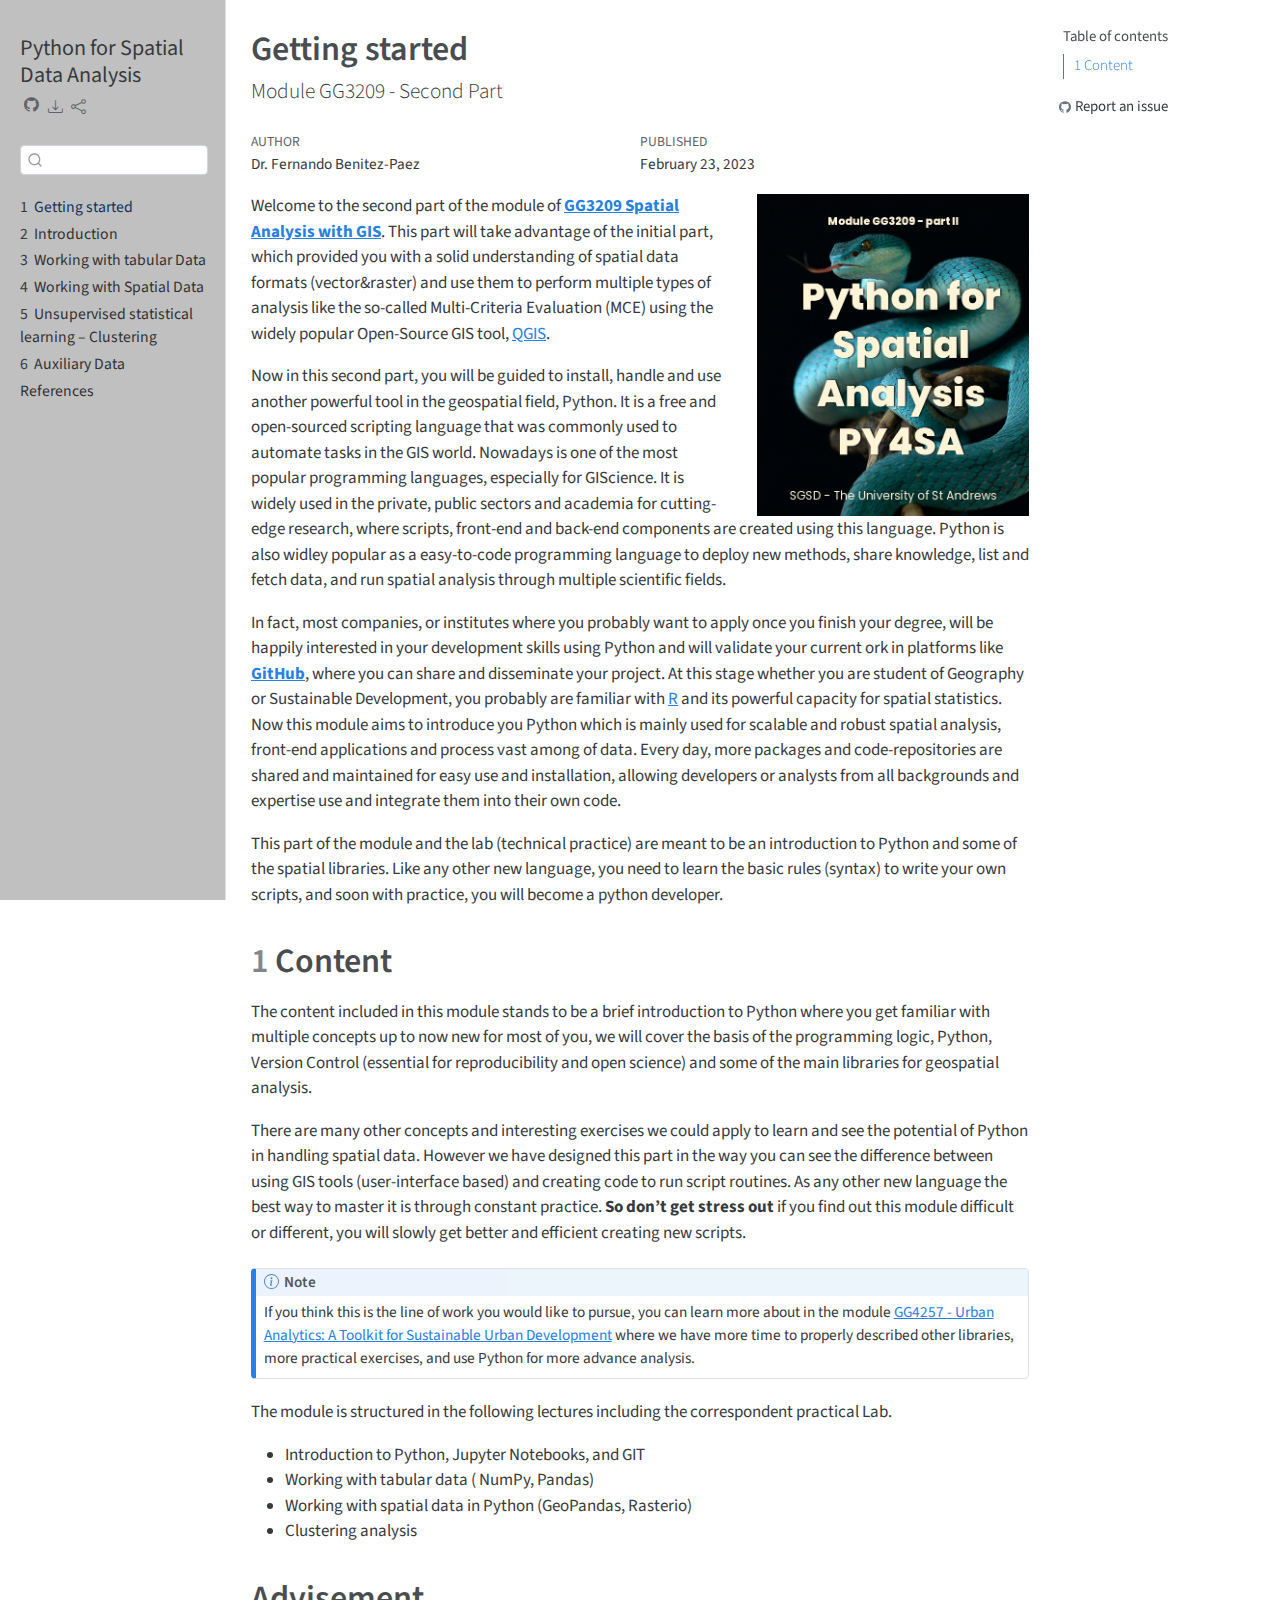
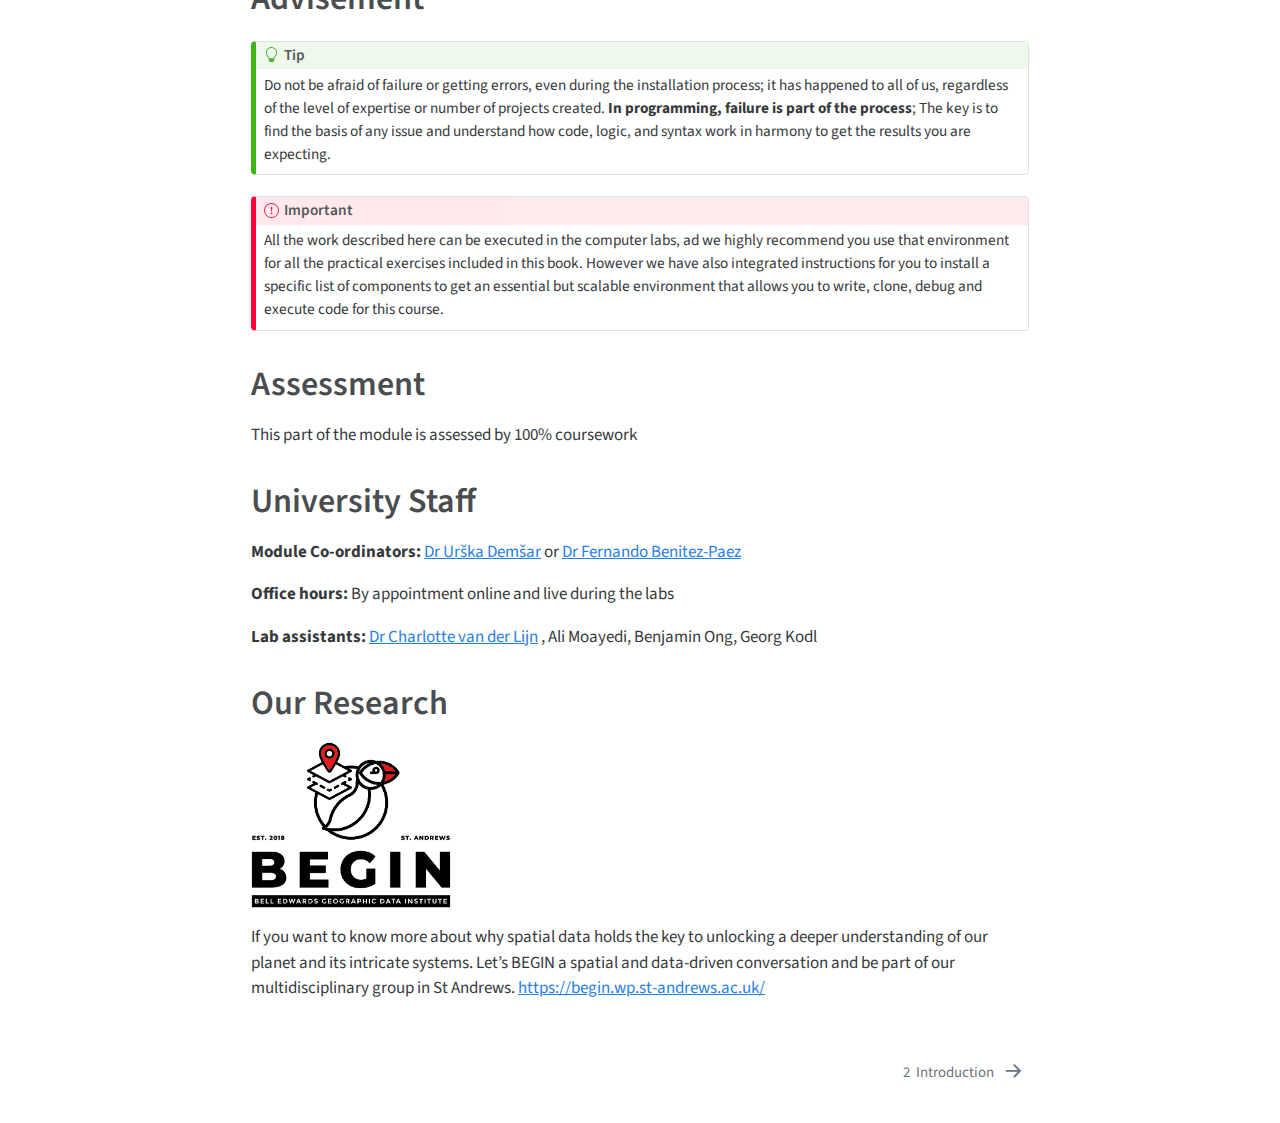
<file: index.html>
<!DOCTYPE html>
<html xmlns="http://www.w3.org/1999/xhtml" lang="en" xml:lang="en"><head>

<meta charset="utf-8">
<meta name="generator" content="quarto-1.3.433">

<meta name="viewport" content="width=device-width, initial-scale=1.0, user-scalable=yes">

<meta name="author" content="Dr.&nbsp;Fernando Benitez-Paez">
<meta name="dcterms.date" content="2023-02-23">

<title>Python for Spatial Data Analysis</title>
<style>
code{white-space: pre-wrap;}
span.smallcaps{font-variant: small-caps;}
div.columns{display: flex; gap: min(4vw, 1.5em);}
div.column{flex: auto; overflow-x: auto;}
div.hanging-indent{margin-left: 1.5em; text-indent: -1.5em;}
ul.task-list{list-style: none;}
ul.task-list li input[type="checkbox"] {
  width: 0.8em;
  margin: 0 0.8em 0.2em -1em; /* quarto-specific, see https://github.com/quarto-dev/quarto-cli/issues/4556 */ 
  vertical-align: middle;
}
</style>


<script src="site_libs/quarto-nav/quarto-nav.js"></script>
<script src="site_libs/quarto-nav/headroom.min.js"></script>
<script src="site_libs/clipboard/clipboard.min.js"></script>
<script src="site_libs/quarto-search/autocomplete.umd.js"></script>
<script src="site_libs/quarto-search/fuse.min.js"></script>
<script src="site_libs/quarto-search/quarto-search.js"></script>
<meta name="quarto:offset" content="./">
<link href="./intro.html" rel="next">
<link href="./img/favico.ico" rel="icon">
<script src="site_libs/quarto-html/quarto.js"></script>
<script src="site_libs/quarto-html/popper.min.js"></script>
<script src="site_libs/quarto-html/tippy.umd.min.js"></script>
<script src="site_libs/quarto-html/anchor.min.js"></script>
<link href="site_libs/quarto-html/tippy.css" rel="stylesheet">
<link href="site_libs/quarto-html/quarto-syntax-highlighting.css" rel="stylesheet" id="quarto-text-highlighting-styles">
<script src="site_libs/bootstrap/bootstrap.min.js"></script>
<link href="site_libs/bootstrap/bootstrap-icons.css" rel="stylesheet">
<link href="site_libs/bootstrap/bootstrap.min.css" rel="stylesheet" id="quarto-bootstrap" data-mode="light">
<script id="quarto-search-options" type="application/json">{
  "location": "sidebar",
  "copy-button": false,
  "collapse-after": 3,
  "panel-placement": "start",
  "type": "textbox",
  "limit": 20,
  "language": {
    "search-no-results-text": "No results",
    "search-matching-documents-text": "matching documents",
    "search-copy-link-title": "Copy link to search",
    "search-hide-matches-text": "Hide additional matches",
    "search-more-match-text": "more match in this document",
    "search-more-matches-text": "more matches in this document",
    "search-clear-button-title": "Clear",
    "search-detached-cancel-button-title": "Cancel",
    "search-submit-button-title": "Submit",
    "search-label": "Search"
  }
}</script>


<meta name="twitter:title" content="Python for Spatial Data Analysis">
<meta name="twitter:description" content="Module GG3209 - Second Part">
<meta name="twitter:image" content="https://github.com/mfbenitezp/PY4SA/img/cover.png">
<meta name="twitter:image-height" content="667">
<meta name="twitter:image-width" content="564">
<meta name="twitter:card" content="summary_large_image">
</head>

<body class="nav-sidebar docked">

<div id="quarto-search-results"></div>
  <header id="quarto-header" class="headroom fixed-top">
  <nav class="quarto-secondary-nav">
    <div class="container-fluid d-flex">
      <button type="button" class="quarto-btn-toggle btn" data-bs-toggle="collapse" data-bs-target="#quarto-sidebar,#quarto-sidebar-glass" aria-controls="quarto-sidebar" aria-expanded="false" aria-label="Toggle sidebar navigation" onclick="if (window.quartoToggleHeadroom) { window.quartoToggleHeadroom(); }">
        <i class="bi bi-layout-text-sidebar-reverse"></i>
      </button>
      <nav class="quarto-page-breadcrumbs" aria-label="breadcrumb"><ol class="breadcrumb"><li class="breadcrumb-item"><a href="./index.html"><span class="chapter-number">1</span>&nbsp; <span class="chapter-title">Getting started</span></a></li></ol></nav>
      <a class="flex-grow-1" role="button" data-bs-toggle="collapse" data-bs-target="#quarto-sidebar,#quarto-sidebar-glass" aria-controls="quarto-sidebar" aria-expanded="false" aria-label="Toggle sidebar navigation" onclick="if (window.quartoToggleHeadroom) { window.quartoToggleHeadroom(); }">      
      </a>
      <button type="button" class="btn quarto-search-button" aria-label="" onclick="window.quartoOpenSearch();">
        <i class="bi bi-search"></i>
      </button>
    </div>
  </nav>
</header>
<!-- content -->
<div id="quarto-content" class="quarto-container page-columns page-rows-contents page-layout-article">
<!-- sidebar -->
  <nav id="quarto-sidebar" class="sidebar collapse collapse-horizontal sidebar-navigation docked overflow-auto">
    <div class="pt-lg-2 mt-2 text-left sidebar-header">
    <div class="sidebar-title mb-0 py-0">
      <a href="./">Python for Spatial Data Analysis</a> 
        <div class="sidebar-tools-main tools-wide">
    <a href="https://github.com/mfbenitezp/PY4SA" rel="" title="Source Code" class="quarto-navigation-tool px-1" aria-label="Source Code"><i class="bi bi-github"></i></a>
    <div class="dropdown">
      <a href="" title="Download" id="quarto-navigation-tool-dropdown-0" class="quarto-navigation-tool dropdown-toggle px-1" data-bs-toggle="dropdown" aria-expanded="false" aria-label="Download"><i class="bi bi-download"></i></a>
      <ul class="dropdown-menu" aria-labelledby="quarto-navigation-tool-dropdown-0">
          <li>
            <a class="dropdown-item sidebar-tools-main-item" href="./Python-for-Spatial-Data-Analysis.pdf">
              <i class="bi bi-bi-file-pdf pe-1"></i>
            Download PDF
            </a>
          </li>
          <li>
            <a class="dropdown-item sidebar-tools-main-item" href="./Python-for-Spatial-Data-Analysis.epub">
              <i class="bi bi-bi-journal pe-1"></i>
            Download ePub
            </a>
          </li>
      </ul>
    </div>
    <div class="dropdown">
      <a href="" title="Share" id="quarto-navigation-tool-dropdown-1" class="quarto-navigation-tool dropdown-toggle px-1" data-bs-toggle="dropdown" aria-expanded="false" aria-label="Share"><i class="bi bi-share"></i></a>
      <ul class="dropdown-menu" aria-labelledby="quarto-navigation-tool-dropdown-1">
          <li>
            <a class="dropdown-item sidebar-tools-main-item" href="https://twitter.com/intent/tweet?url=|url|">
              <i class="bi bi-bi-twitter pe-1"></i>
            Twitter
            </a>
          </li>
          <li>
            <a class="dropdown-item sidebar-tools-main-item" href="https://www.linkedin.com/sharing/share-offsite/?url=|url|">
              <i class="bi bi-bi-linkedin pe-1"></i>
            LinkedIn
            </a>
          </li>
      </ul>
    </div>
</div>
    </div>
      </div>
        <div class="mt-2 flex-shrink-0 align-items-center">
        <div class="sidebar-search">
        <div id="quarto-search" class="" title="Search"></div>
        </div>
        </div>
    <div class="sidebar-menu-container"> 
    <ul class="list-unstyled mt-1">
        <li class="sidebar-item">
  <div class="sidebar-item-container"> 
  <a href="./index.html" class="sidebar-item-text sidebar-link active">
 <span class="menu-text"><span class="chapter-number">1</span>&nbsp; <span class="chapter-title">Getting started</span></span></a>
  </div>
</li>
        <li class="sidebar-item">
  <div class="sidebar-item-container"> 
  <a href="./intro.html" class="sidebar-item-text sidebar-link">
 <span class="menu-text"><span class="chapter-number">2</span>&nbsp; <span class="chapter-title">Introduction</span></span></a>
  </div>
</li>
        <li class="sidebar-item">
  <div class="sidebar-item-container"> 
  <a href="./working_tab_data.html" class="sidebar-item-text sidebar-link">
 <span class="menu-text"><span class="chapter-number">3</span>&nbsp; <span class="chapter-title">Working with tabular Data</span></span></a>
  </div>
</li>
        <li class="sidebar-item">
  <div class="sidebar-item-container"> 
  <a href="./working_spat_data.html" class="sidebar-item-text sidebar-link">
 <span class="menu-text"><span class="chapter-number">4</span>&nbsp; <span class="chapter-title">Working with Spatial Data</span></span></a>
  </div>
</li>
        <li class="sidebar-item">
  <div class="sidebar-item-container"> 
  <a href="./USL_Clustering.html" class="sidebar-item-text sidebar-link">
 <span class="menu-text"><span class="chapter-number">5</span>&nbsp; <span class="chapter-title">Unsupervised statistical learning – Clustering</span></span></a>
  </div>
</li>
        <li class="sidebar-item">
  <div class="sidebar-item-container"> 
  <a href="./auxillary_data.html" class="sidebar-item-text sidebar-link">
 <span class="menu-text"><span class="chapter-number">6</span>&nbsp; <span class="chapter-title">Auxiliary Data</span></span></a>
  </div>
</li>
        <li class="sidebar-item">
  <div class="sidebar-item-container"> 
  <a href="./references.html" class="sidebar-item-text sidebar-link">
 <span class="menu-text">References</span></a>
  </div>
</li>
    </ul>
    </div>
</nav>
<div id="quarto-sidebar-glass" data-bs-toggle="collapse" data-bs-target="#quarto-sidebar,#quarto-sidebar-glass"></div>
<!-- margin-sidebar -->
    <div id="quarto-margin-sidebar" class="sidebar margin-sidebar">
        <nav id="TOC" role="doc-toc" class="toc-active">
    <h2 id="toc-title">Table of contents</h2>
   
  <ul>
  <li><a href="#content" id="toc-content" class="nav-link active" data-scroll-target="#content"><span class="header-section-number">1</span> Content</a></li>
  </ul>
<div class="toc-actions"><div><i class="bi bi-github"></i></div><div class="action-links"><p><a href="https://github.com/mfbenitezp/PY4SA/issues/new" class="toc-action">Report an issue</a></p></div></div></nav>
    </div>
<!-- main -->
<main class="content" id="quarto-document-content">

<header id="title-block-header" class="quarto-title-block default">
<div class="quarto-title">
<h1 class="title">Getting started</h1>
<p class="subtitle lead">Module GG3209 - Second Part</p>
</div>



<div class="quarto-title-meta">

    <div>
    <div class="quarto-title-meta-heading">Author</div>
    <div class="quarto-title-meta-contents">
             <p>Dr.&nbsp;Fernando Benitez-Paez </p>
          </div>
  </div>
    
    <div>
    <div class="quarto-title-meta-heading">Published</div>
    <div class="quarto-title-meta-contents">
      <p class="date">February 23, 2023</p>
    </div>
  </div>
  
    
  </div>
  

</header>

<p><img src="img/cover.png" title="Python for Spatial Data Analysis" class="quarto-cover-image img-fluid"></p>
<p>Welcome to the second part of the module of <a href="https://www.st-andrews.ac.uk/subjects/modules/catalogue/?code=GG3209&amp;academic_year=2022%2F3"><strong>GG3209 Spatial Analysis with GIS</strong></a>. This part will take advantage of the initial part, which provided you with a solid understanding of spatial data formats (vector&amp;raster) and use them to perform multiple types of analysis like the so-called Multi-Criteria Evaluation (MCE) using the widely popular Open-Source GIS tool, <a href="https://qgis.org/">QGIS</a>.</p>
<p>Now in this second part, you will be guided to install, handle and use another powerful tool in the geospatial field, Python. It is a free and open-sourced scripting language that was commonly used to automate tasks in the GIS world. Nowadays is one of the most popular programming languages, especially for GIScience. It is widely used in the private, public sectors and academia for cutting-edge research, where scripts, front-end and back-end components are created using this language. Python is also widley popular as a easy-to-code programming language to deploy new methods, share knowledge, list and fetch data, and run spatial analysis through multiple scientific fields.</p>
<p>In fact, most companies, or institutes where you probably want to apply once you finish your degree, will be happily interested in your development skills using Python and will validate your current ork in platforms like <a href="https://github.com/"><strong>GitHub</strong></a>, where you can share and disseminate your project. At this stage whether you are student of Geography or Sustainable Development, you probably are familiar with <a href="https://www.r-project.org/">R</a> and its powerful capacity for spatial statistics. Now this module aims to introduce you Python which is mainly used for scalable and robust spatial analysis, front-end applications and process vast among of data. Every day, more packages and code-repositories are shared and maintained for easy use and installation, allowing developers or analysts from all backgrounds and expertise use and integrate them into their own code.</p>
<p>This part of the module and the lab (technical practice) are meant to be an introduction to Python and some of the spatial libraries. Like any other new language, you need to learn the basic rules (syntax) to write your own scripts, and soon with practice, you will become a python developer.</p>
<section id="content" class="level1" data-number="1">
<h1 data-number="1"><span class="header-section-number">1</span> Content</h1>
<p>The content included in this module stands to be a brief introduction to Python where you get familiar with multiple concepts up to now new for most of you, we will cover the basis of the programming logic, Python, Version Control (essential for reproducibility and open science) and some of the main libraries for geospatial analysis.</p>
<p>There are many other concepts and interesting exercises we could apply to learn and see the potential of Python in handling spatial data. However we have designed this part in the way you can see the difference between using GIS tools (user-interface based) and creating code to run script routines. As any other new language the best way to master it is through constant practice. <strong>So don’t get stress out</strong> if you find out this module difficult or different, you will slowly get better and efficient creating new scripts.</p>
<div class="callout callout-style-default callout-note callout-titled">
<div class="callout-header d-flex align-content-center">
<div class="callout-icon-container">
<i class="callout-icon"></i>
</div>
<div class="callout-title-container flex-fill">
Note
</div>
</div>
<div class="callout-body-container callout-body">
<p>If you think this is the line of work you would like to pursue, you can learn more about in the module <a href="https://www.st-andrews.ac.uk/subjects/modules/catalogue/?code=GG4257&amp;academic_year=2023%2F4">GG4257 - Urban Analytics: A Toolkit for Sustainable Urban Development</a> where we have more time to properly described other libraries, more practical exercises, and use Python for more advance analysis.</p>
</div>
</div>
<p>The module is structured in the following lectures including the correspondent practical Lab.</p>
<ul>
<li>Introduction to Python, Jupyter Notebooks, and GIT</li>
<li>Working with tabular data ( NumPy, Pandas)</li>
<li>Working with spatial data in Python (GeoPandas, Rasterio)</li>
<li>Clustering analysis</li>
</ul>
</section>
<section id="advisement" class="level1 unnumbered unlisted">
<h1 class="unnumbered unlisted">Advisement</h1>
<div class="callout callout-style-default callout-tip callout-titled">
<div class="callout-header d-flex align-content-center">
<div class="callout-icon-container">
<i class="callout-icon"></i>
</div>
<div class="callout-title-container flex-fill">
Tip
</div>
</div>
<div class="callout-body-container callout-body">
<p>Do not be afraid of failure or getting errors, even during the installation process; it has happened to all of us, regardless of the level of expertise or number of projects created. <strong>In programming, failure is part of the process</strong>; The key is to find the basis of any issue and understand how code, logic, and syntax work in harmony to get the results you are expecting.</p>
</div>
</div>
<div class="callout callout-style-default callout-important callout-titled">
<div class="callout-header d-flex align-content-center">
<div class="callout-icon-container">
<i class="callout-icon"></i>
</div>
<div class="callout-title-container flex-fill">
Important
</div>
</div>
<div class="callout-body-container callout-body">
<p>All the work described here can be executed in the computer labs, ad we highly recommend you use that environment for all the practical exercises included in this book. However we have also integrated instructions for you to install a specific list of components to get an essential but scalable environment that allows you to write, clone, debug and execute code for this course.</p>
</div>
</div>
</section>
<section id="assessment" class="level1 unnumbered unlisted">
<h1 class="unnumbered unlisted">Assessment</h1>
<p>This part of the module is assessed by 100% coursework</p>
</section>
<section id="university-staff" class="level1 unnumbered unlisted">
<h1 class="unnumbered unlisted">University Staff</h1>
<p><strong>Module Co-ordinators:</strong> <a href="https://www.st-andrews.ac.uk/geography-sustainable-development/people/ud2/">Dr Urška Demšar</a> or <a href="https://www.st-andrews.ac.uk/geography-sustainable-development/people/mfbp1">Dr Fernando Benitez-Paez</a></p>
<p><strong>Office hours:</strong> By appointment online and live during the labs</p>
<p><strong>Lab assistants:</strong> <a href="https://www.st-andrews.ac.uk/geography-sustainable-development/people/cjcvdl1/">Dr Charlotte van der Lijn</a> , Ali Moayedi, Benjamin Ong, Georg Kodl</p>
</section>
<section id="our-research" class="level1 unnumbered unlisted">
<h1 class="unnumbered unlisted">Our Research</h1>
<p><img src="img/begin_logo.png" class="img-fluid" width="200"></p>
<p>If you want to know more about why spatial data holds the key to unlocking a deeper understanding of our planet and its intricate systems. Let’s BEGIN a spatial and data-driven conversation and be part of our multidisciplinary group in St Andrews. <a href="https://begin.wp.st-andrews.ac.uk/" class="uri">https://begin.wp.st-andrews.ac.uk/</a></p>


</section>

</main> <!-- /main -->
<script id="quarto-html-after-body" type="application/javascript">
window.document.addEventListener("DOMContentLoaded", function (event) {
  const toggleBodyColorMode = (bsSheetEl) => {
    const mode = bsSheetEl.getAttribute("data-mode");
    const bodyEl = window.document.querySelector("body");
    if (mode === "dark") {
      bodyEl.classList.add("quarto-dark");
      bodyEl.classList.remove("quarto-light");
    } else {
      bodyEl.classList.add("quarto-light");
      bodyEl.classList.remove("quarto-dark");
    }
  }
  const toggleBodyColorPrimary = () => {
    const bsSheetEl = window.document.querySelector("link#quarto-bootstrap");
    if (bsSheetEl) {
      toggleBodyColorMode(bsSheetEl);
    }
  }
  toggleBodyColorPrimary();  
  const icon = "";
  const anchorJS = new window.AnchorJS();
  anchorJS.options = {
    placement: 'right',
    icon: icon
  };
  anchorJS.add('.anchored');
  const isCodeAnnotation = (el) => {
    for (const clz of el.classList) {
      if (clz.startsWith('code-annotation-')) {                     
        return true;
      }
    }
    return false;
  }
  const clipboard = new window.ClipboardJS('.code-copy-button', {
    text: function(trigger) {
      const codeEl = trigger.previousElementSibling.cloneNode(true);
      for (const childEl of codeEl.children) {
        if (isCodeAnnotation(childEl)) {
          childEl.remove();
        }
      }
      return codeEl.innerText;
    }
  });
  clipboard.on('success', function(e) {
    // button target
    const button = e.trigger;
    // don't keep focus
    button.blur();
    // flash "checked"
    button.classList.add('code-copy-button-checked');
    var currentTitle = button.getAttribute("title");
    button.setAttribute("title", "Copied!");
    let tooltip;
    if (window.bootstrap) {
      button.setAttribute("data-bs-toggle", "tooltip");
      button.setAttribute("data-bs-placement", "left");
      button.setAttribute("data-bs-title", "Copied!");
      tooltip = new bootstrap.Tooltip(button, 
        { trigger: "manual", 
          customClass: "code-copy-button-tooltip",
          offset: [0, -8]});
      tooltip.show();    
    }
    setTimeout(function() {
      if (tooltip) {
        tooltip.hide();
        button.removeAttribute("data-bs-title");
        button.removeAttribute("data-bs-toggle");
        button.removeAttribute("data-bs-placement");
      }
      button.setAttribute("title", currentTitle);
      button.classList.remove('code-copy-button-checked');
    }, 1000);
    // clear code selection
    e.clearSelection();
  });
  function tippyHover(el, contentFn) {
    const config = {
      allowHTML: true,
      content: contentFn,
      maxWidth: 500,
      delay: 100,
      arrow: false,
      appendTo: function(el) {
          return el.parentElement;
      },
      interactive: true,
      interactiveBorder: 10,
      theme: 'quarto',
      placement: 'bottom-start'
    };
    window.tippy(el, config); 
  }
  const noterefs = window.document.querySelectorAll('a[role="doc-noteref"]');
  for (var i=0; i<noterefs.length; i++) {
    const ref = noterefs[i];
    tippyHover(ref, function() {
      // use id or data attribute instead here
      let href = ref.getAttribute('data-footnote-href') || ref.getAttribute('href');
      try { href = new URL(href).hash; } catch {}
      const id = href.replace(/^#\/?/, "");
      const note = window.document.getElementById(id);
      return note.innerHTML;
    });
  }
      let selectedAnnoteEl;
      const selectorForAnnotation = ( cell, annotation) => {
        let cellAttr = 'data-code-cell="' + cell + '"';
        let lineAttr = 'data-code-annotation="' +  annotation + '"';
        const selector = 'span[' + cellAttr + '][' + lineAttr + ']';
        return selector;
      }
      const selectCodeLines = (annoteEl) => {
        const doc = window.document;
        const targetCell = annoteEl.getAttribute("data-target-cell");
        const targetAnnotation = annoteEl.getAttribute("data-target-annotation");
        const annoteSpan = window.document.querySelector(selectorForAnnotation(targetCell, targetAnnotation));
        const lines = annoteSpan.getAttribute("data-code-lines").split(",");
        const lineIds = lines.map((line) => {
          return targetCell + "-" + line;
        })
        let top = null;
        let height = null;
        let parent = null;
        if (lineIds.length > 0) {
            //compute the position of the single el (top and bottom and make a div)
            const el = window.document.getElementById(lineIds[0]);
            top = el.offsetTop;
            height = el.offsetHeight;
            parent = el.parentElement.parentElement;
          if (lineIds.length > 1) {
            const lastEl = window.document.getElementById(lineIds[lineIds.length - 1]);
            const bottom = lastEl.offsetTop + lastEl.offsetHeight;
            height = bottom - top;
          }
          if (top !== null && height !== null && parent !== null) {
            // cook up a div (if necessary) and position it 
            let div = window.document.getElementById("code-annotation-line-highlight");
            if (div === null) {
              div = window.document.createElement("div");
              div.setAttribute("id", "code-annotation-line-highlight");
              div.style.position = 'absolute';
              parent.appendChild(div);
            }
            div.style.top = top - 2 + "px";
            div.style.height = height + 4 + "px";
            let gutterDiv = window.document.getElementById("code-annotation-line-highlight-gutter");
            if (gutterDiv === null) {
              gutterDiv = window.document.createElement("div");
              gutterDiv.setAttribute("id", "code-annotation-line-highlight-gutter");
              gutterDiv.style.position = 'absolute';
              const codeCell = window.document.getElementById(targetCell);
              const gutter = codeCell.querySelector('.code-annotation-gutter');
              gutter.appendChild(gutterDiv);
            }
            gutterDiv.style.top = top - 2 + "px";
            gutterDiv.style.height = height + 4 + "px";
          }
          selectedAnnoteEl = annoteEl;
        }
      };
      const unselectCodeLines = () => {
        const elementsIds = ["code-annotation-line-highlight", "code-annotation-line-highlight-gutter"];
        elementsIds.forEach((elId) => {
          const div = window.document.getElementById(elId);
          if (div) {
            div.remove();
          }
        });
        selectedAnnoteEl = undefined;
      };
      // Attach click handler to the DT
      const annoteDls = window.document.querySelectorAll('dt[data-target-cell]');
      for (const annoteDlNode of annoteDls) {
        annoteDlNode.addEventListener('click', (event) => {
          const clickedEl = event.target;
          if (clickedEl !== selectedAnnoteEl) {
            unselectCodeLines();
            const activeEl = window.document.querySelector('dt[data-target-cell].code-annotation-active');
            if (activeEl) {
              activeEl.classList.remove('code-annotation-active');
            }
            selectCodeLines(clickedEl);
            clickedEl.classList.add('code-annotation-active');
          } else {
            // Unselect the line
            unselectCodeLines();
            clickedEl.classList.remove('code-annotation-active');
          }
        });
      }
  const findCites = (el) => {
    const parentEl = el.parentElement;
    if (parentEl) {
      const cites = parentEl.dataset.cites;
      if (cites) {
        return {
          el,
          cites: cites.split(' ')
        };
      } else {
        return findCites(el.parentElement)
      }
    } else {
      return undefined;
    }
  };
  var bibliorefs = window.document.querySelectorAll('a[role="doc-biblioref"]');
  for (var i=0; i<bibliorefs.length; i++) {
    const ref = bibliorefs[i];
    const citeInfo = findCites(ref);
    if (citeInfo) {
      tippyHover(citeInfo.el, function() {
        var popup = window.document.createElement('div');
        citeInfo.cites.forEach(function(cite) {
          var citeDiv = window.document.createElement('div');
          citeDiv.classList.add('hanging-indent');
          citeDiv.classList.add('csl-entry');
          var biblioDiv = window.document.getElementById('ref-' + cite);
          if (biblioDiv) {
            citeDiv.innerHTML = biblioDiv.innerHTML;
          }
          popup.appendChild(citeDiv);
        });
        return popup.innerHTML;
      });
    }
  }
});
</script>
<nav class="page-navigation">
  <div class="nav-page nav-page-previous">
  </div>
  <div class="nav-page nav-page-next">
      <a href="./intro.html" class="pagination-link">
        <span class="nav-page-text"><span class="chapter-number">2</span>&nbsp; <span class="chapter-title">Introduction</span></span> <i class="bi bi-arrow-right-short"></i>
      </a>
  </div>
</nav>
</div> <!-- /content -->



</body></html>
</file>
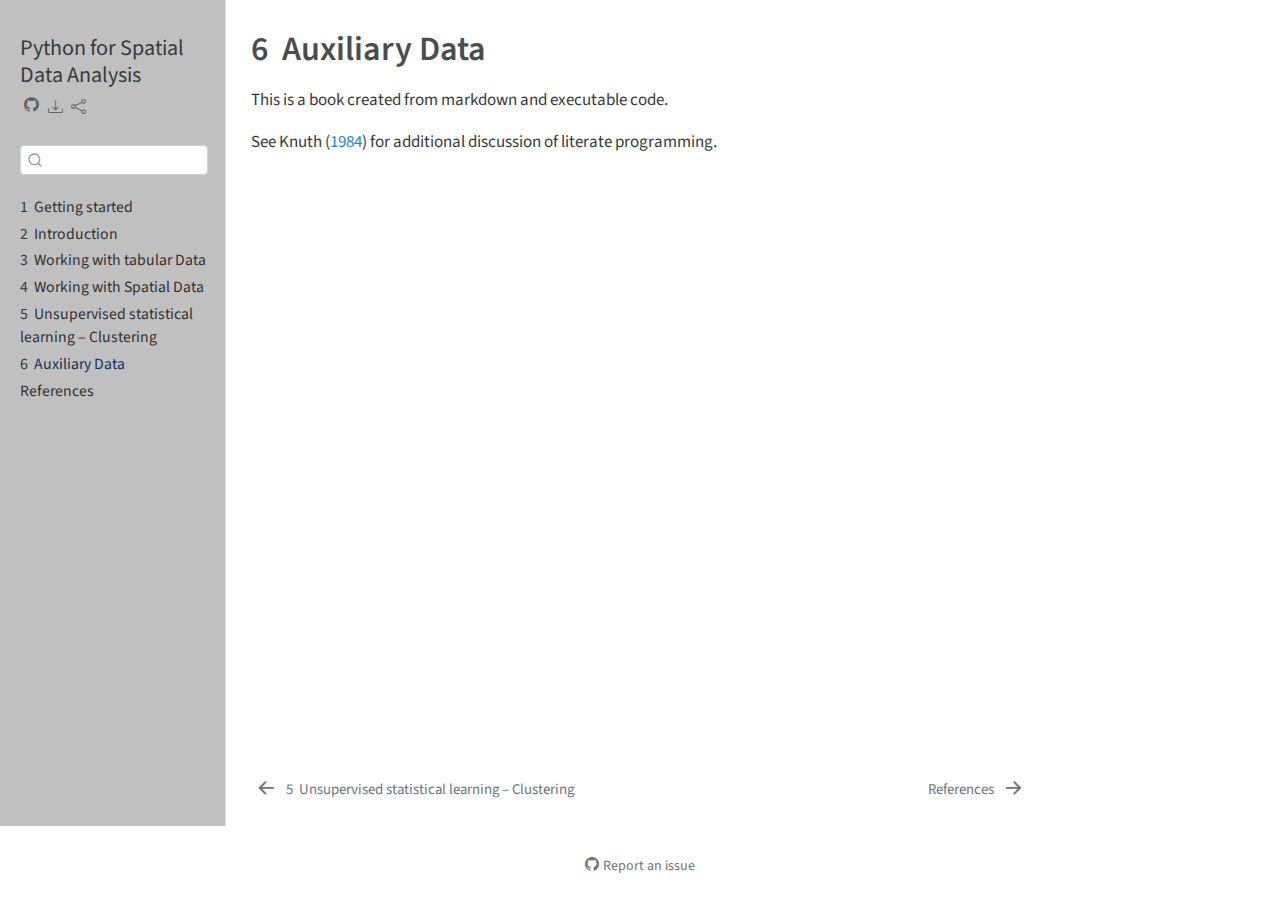
<file: auxillary_data.html>
<!DOCTYPE html>
<html xmlns="http://www.w3.org/1999/xhtml" lang="en" xml:lang="en"><head>

<meta charset="utf-8">
<meta name="generator" content="quarto-1.3.433">

<meta name="viewport" content="width=device-width, initial-scale=1.0, user-scalable=yes">


<title>Python for Spatial Data Analysis - 6&nbsp; Auxiliary Data</title>
<style>
code{white-space: pre-wrap;}
span.smallcaps{font-variant: small-caps;}
div.columns{display: flex; gap: min(4vw, 1.5em);}
div.column{flex: auto; overflow-x: auto;}
div.hanging-indent{margin-left: 1.5em; text-indent: -1.5em;}
ul.task-list{list-style: none;}
ul.task-list li input[type="checkbox"] {
  width: 0.8em;
  margin: 0 0.8em 0.2em -1em; /* quarto-specific, see https://github.com/quarto-dev/quarto-cli/issues/4556 */ 
  vertical-align: middle;
}
/* CSS for citations */
div.csl-bib-body { }
div.csl-entry {
  clear: both;
}
.hanging-indent div.csl-entry {
  margin-left:2em;
  text-indent:-2em;
}
div.csl-left-margin {
  min-width:2em;
  float:left;
}
div.csl-right-inline {
  margin-left:2em;
  padding-left:1em;
}
div.csl-indent {
  margin-left: 2em;
}</style>


<script src="site_libs/quarto-nav/quarto-nav.js"></script>
<script src="site_libs/quarto-nav/headroom.min.js"></script>
<script src="site_libs/clipboard/clipboard.min.js"></script>
<script src="site_libs/quarto-search/autocomplete.umd.js"></script>
<script src="site_libs/quarto-search/fuse.min.js"></script>
<script src="site_libs/quarto-search/quarto-search.js"></script>
<meta name="quarto:offset" content="./">
<link href="./references.html" rel="next">
<link href="./USL_Clustering.html" rel="prev">
<link href="./img/favico.ico" rel="icon">
<script src="site_libs/quarto-html/quarto.js"></script>
<script src="site_libs/quarto-html/popper.min.js"></script>
<script src="site_libs/quarto-html/tippy.umd.min.js"></script>
<script src="site_libs/quarto-html/anchor.min.js"></script>
<link href="site_libs/quarto-html/tippy.css" rel="stylesheet">
<link href="site_libs/quarto-html/quarto-syntax-highlighting.css" rel="stylesheet" id="quarto-text-highlighting-styles">
<script src="site_libs/bootstrap/bootstrap.min.js"></script>
<link href="site_libs/bootstrap/bootstrap-icons.css" rel="stylesheet">
<link href="site_libs/bootstrap/bootstrap.min.css" rel="stylesheet" id="quarto-bootstrap" data-mode="light">
<script id="quarto-search-options" type="application/json">{
  "location": "sidebar",
  "copy-button": false,
  "collapse-after": 3,
  "panel-placement": "start",
  "type": "textbox",
  "limit": 20,
  "language": {
    "search-no-results-text": "No results",
    "search-matching-documents-text": "matching documents",
    "search-copy-link-title": "Copy link to search",
    "search-hide-matches-text": "Hide additional matches",
    "search-more-match-text": "more match in this document",
    "search-more-matches-text": "more matches in this document",
    "search-clear-button-title": "Clear",
    "search-detached-cancel-button-title": "Cancel",
    "search-submit-button-title": "Submit",
    "search-label": "Search"
  }
}</script>


<meta name="twitter:title" content="Python for Spatial Data Analysis - 6&nbsp; Auxiliary Data">
<meta name="twitter:description" content="">
<meta name="twitter:card" content="summary">
</head>

<body class="nav-sidebar docked">

<div id="quarto-search-results"></div>
  <header id="quarto-header" class="headroom fixed-top">
  <nav class="quarto-secondary-nav">
    <div class="container-fluid d-flex">
      <button type="button" class="quarto-btn-toggle btn" data-bs-toggle="collapse" data-bs-target="#quarto-sidebar,#quarto-sidebar-glass" aria-controls="quarto-sidebar" aria-expanded="false" aria-label="Toggle sidebar navigation" onclick="if (window.quartoToggleHeadroom) { window.quartoToggleHeadroom(); }">
        <i class="bi bi-layout-text-sidebar-reverse"></i>
      </button>
      <nav class="quarto-page-breadcrumbs" aria-label="breadcrumb"><ol class="breadcrumb"><li class="breadcrumb-item"><a href="./auxillary_data.html"><span class="chapter-number">6</span>&nbsp; <span class="chapter-title">Auxiliary Data</span></a></li></ol></nav>
      <a class="flex-grow-1" role="button" data-bs-toggle="collapse" data-bs-target="#quarto-sidebar,#quarto-sidebar-glass" aria-controls="quarto-sidebar" aria-expanded="false" aria-label="Toggle sidebar navigation" onclick="if (window.quartoToggleHeadroom) { window.quartoToggleHeadroom(); }">      
      </a>
      <button type="button" class="btn quarto-search-button" aria-label="" onclick="window.quartoOpenSearch();">
        <i class="bi bi-search"></i>
      </button>
    </div>
  </nav>
</header>
<!-- content -->
<div id="quarto-content" class="quarto-container page-columns page-rows-contents page-layout-article">
<!-- sidebar -->
  <nav id="quarto-sidebar" class="sidebar collapse collapse-horizontal sidebar-navigation docked overflow-auto">
    <div class="pt-lg-2 mt-2 text-left sidebar-header">
    <div class="sidebar-title mb-0 py-0">
      <a href="./">Python for Spatial Data Analysis</a> 
        <div class="sidebar-tools-main tools-wide">
    <a href="https://github.com/mfbenitezp/PY4SA" rel="" title="Source Code" class="quarto-navigation-tool px-1" aria-label="Source Code"><i class="bi bi-github"></i></a>
    <div class="dropdown">
      <a href="" title="Download" id="quarto-navigation-tool-dropdown-0" class="quarto-navigation-tool dropdown-toggle px-1" data-bs-toggle="dropdown" aria-expanded="false" aria-label="Download"><i class="bi bi-download"></i></a>
      <ul class="dropdown-menu" aria-labelledby="quarto-navigation-tool-dropdown-0">
          <li>
            <a class="dropdown-item sidebar-tools-main-item" href="./Python-for-Spatial-Data-Analysis.pdf">
              <i class="bi bi-bi-file-pdf pe-1"></i>
            Download PDF
            </a>
          </li>
          <li>
            <a class="dropdown-item sidebar-tools-main-item" href="./Python-for-Spatial-Data-Analysis.epub">
              <i class="bi bi-bi-journal pe-1"></i>
            Download ePub
            </a>
          </li>
      </ul>
    </div>
    <div class="dropdown">
      <a href="" title="Share" id="quarto-navigation-tool-dropdown-1" class="quarto-navigation-tool dropdown-toggle px-1" data-bs-toggle="dropdown" aria-expanded="false" aria-label="Share"><i class="bi bi-share"></i></a>
      <ul class="dropdown-menu" aria-labelledby="quarto-navigation-tool-dropdown-1">
          <li>
            <a class="dropdown-item sidebar-tools-main-item" href="https://twitter.com/intent/tweet?url=|url|">
              <i class="bi bi-bi-twitter pe-1"></i>
            Twitter
            </a>
          </li>
          <li>
            <a class="dropdown-item sidebar-tools-main-item" href="https://www.linkedin.com/sharing/share-offsite/?url=|url|">
              <i class="bi bi-bi-linkedin pe-1"></i>
            LinkedIn
            </a>
          </li>
      </ul>
    </div>
</div>
    </div>
      </div>
        <div class="mt-2 flex-shrink-0 align-items-center">
        <div class="sidebar-search">
        <div id="quarto-search" class="" title="Search"></div>
        </div>
        </div>
    <div class="sidebar-menu-container"> 
    <ul class="list-unstyled mt-1">
        <li class="sidebar-item">
  <div class="sidebar-item-container"> 
  <a href="./index.html" class="sidebar-item-text sidebar-link">
 <span class="menu-text"><span class="chapter-number">1</span>&nbsp; <span class="chapter-title">Getting started</span></span></a>
  </div>
</li>
        <li class="sidebar-item">
  <div class="sidebar-item-container"> 
  <a href="./intro.html" class="sidebar-item-text sidebar-link">
 <span class="menu-text"><span class="chapter-number">2</span>&nbsp; <span class="chapter-title">Introduction</span></span></a>
  </div>
</li>
        <li class="sidebar-item">
  <div class="sidebar-item-container"> 
  <a href="./working_tab_data.html" class="sidebar-item-text sidebar-link">
 <span class="menu-text"><span class="chapter-number">3</span>&nbsp; <span class="chapter-title">Working with tabular Data</span></span></a>
  </div>
</li>
        <li class="sidebar-item">
  <div class="sidebar-item-container"> 
  <a href="./working_spat_data.html" class="sidebar-item-text sidebar-link">
 <span class="menu-text"><span class="chapter-number">4</span>&nbsp; <span class="chapter-title">Working with Spatial Data</span></span></a>
  </div>
</li>
        <li class="sidebar-item">
  <div class="sidebar-item-container"> 
  <a href="./USL_Clustering.html" class="sidebar-item-text sidebar-link">
 <span class="menu-text"><span class="chapter-number">5</span>&nbsp; <span class="chapter-title">Unsupervised statistical learning – Clustering</span></span></a>
  </div>
</li>
        <li class="sidebar-item">
  <div class="sidebar-item-container"> 
  <a href="./auxillary_data.html" class="sidebar-item-text sidebar-link active">
 <span class="menu-text"><span class="chapter-number">6</span>&nbsp; <span class="chapter-title">Auxiliary Data</span></span></a>
  </div>
</li>
        <li class="sidebar-item">
  <div class="sidebar-item-container"> 
  <a href="./references.html" class="sidebar-item-text sidebar-link">
 <span class="menu-text">References</span></a>
  </div>
</li>
    </ul>
    </div>
</nav>
<div id="quarto-sidebar-glass" data-bs-toggle="collapse" data-bs-target="#quarto-sidebar,#quarto-sidebar-glass"></div>
<!-- margin-sidebar -->
    <div id="quarto-margin-sidebar" class="sidebar margin-sidebar">
        
    </div>
<!-- main -->
<main class="content" id="quarto-document-content">

<header id="title-block-header" class="quarto-title-block default">
<div class="quarto-title">
<h1 class="title"><span class="chapter-number">6</span>&nbsp; <span class="chapter-title">Auxiliary Data</span></h1>
</div>



<div class="quarto-title-meta">

    
  
    
  </div>
  

</header>

<p>This is a book created from markdown and executable code.</p>
<p>See <span class="citation" data-cites="knuth84">Knuth (<a href="references.html#ref-knuth84" role="doc-biblioref">1984</a>)</span> for additional discussion of literate programming.</p>


<div id="refs" class="references csl-bib-body hanging-indent" role="list" style="display: none">
<div id="ref-knuth84" class="csl-entry" role="listitem">
Knuth, Donald E. 1984. <span>“Literate Programming.”</span> <em>Comput. J.</em> 27 (2): 97–111. <a href="https://doi.org/10.1093/comjnl/27.2.97">https://doi.org/10.1093/comjnl/27.2.97</a>.
</div>
</div>

</main> <!-- /main -->
<script id="quarto-html-after-body" type="application/javascript">
window.document.addEventListener("DOMContentLoaded", function (event) {
  const toggleBodyColorMode = (bsSheetEl) => {
    const mode = bsSheetEl.getAttribute("data-mode");
    const bodyEl = window.document.querySelector("body");
    if (mode === "dark") {
      bodyEl.classList.add("quarto-dark");
      bodyEl.classList.remove("quarto-light");
    } else {
      bodyEl.classList.add("quarto-light");
      bodyEl.classList.remove("quarto-dark");
    }
  }
  const toggleBodyColorPrimary = () => {
    const bsSheetEl = window.document.querySelector("link#quarto-bootstrap");
    if (bsSheetEl) {
      toggleBodyColorMode(bsSheetEl);
    }
  }
  toggleBodyColorPrimary();  
  const icon = "";
  const anchorJS = new window.AnchorJS();
  anchorJS.options = {
    placement: 'right',
    icon: icon
  };
  anchorJS.add('.anchored');
  const isCodeAnnotation = (el) => {
    for (const clz of el.classList) {
      if (clz.startsWith('code-annotation-')) {                     
        return true;
      }
    }
    return false;
  }
  const clipboard = new window.ClipboardJS('.code-copy-button', {
    text: function(trigger) {
      const codeEl = trigger.previousElementSibling.cloneNode(true);
      for (const childEl of codeEl.children) {
        if (isCodeAnnotation(childEl)) {
          childEl.remove();
        }
      }
      return codeEl.innerText;
    }
  });
  clipboard.on('success', function(e) {
    // button target
    const button = e.trigger;
    // don't keep focus
    button.blur();
    // flash "checked"
    button.classList.add('code-copy-button-checked');
    var currentTitle = button.getAttribute("title");
    button.setAttribute("title", "Copied!");
    let tooltip;
    if (window.bootstrap) {
      button.setAttribute("data-bs-toggle", "tooltip");
      button.setAttribute("data-bs-placement", "left");
      button.setAttribute("data-bs-title", "Copied!");
      tooltip = new bootstrap.Tooltip(button, 
        { trigger: "manual", 
          customClass: "code-copy-button-tooltip",
          offset: [0, -8]});
      tooltip.show();    
    }
    setTimeout(function() {
      if (tooltip) {
        tooltip.hide();
        button.removeAttribute("data-bs-title");
        button.removeAttribute("data-bs-toggle");
        button.removeAttribute("data-bs-placement");
      }
      button.setAttribute("title", currentTitle);
      button.classList.remove('code-copy-button-checked');
    }, 1000);
    // clear code selection
    e.clearSelection();
  });
  function tippyHover(el, contentFn) {
    const config = {
      allowHTML: true,
      content: contentFn,
      maxWidth: 500,
      delay: 100,
      arrow: false,
      appendTo: function(el) {
          return el.parentElement;
      },
      interactive: true,
      interactiveBorder: 10,
      theme: 'quarto',
      placement: 'bottom-start'
    };
    window.tippy(el, config); 
  }
  const noterefs = window.document.querySelectorAll('a[role="doc-noteref"]');
  for (var i=0; i<noterefs.length; i++) {
    const ref = noterefs[i];
    tippyHover(ref, function() {
      // use id or data attribute instead here
      let href = ref.getAttribute('data-footnote-href') || ref.getAttribute('href');
      try { href = new URL(href).hash; } catch {}
      const id = href.replace(/^#\/?/, "");
      const note = window.document.getElementById(id);
      return note.innerHTML;
    });
  }
      let selectedAnnoteEl;
      const selectorForAnnotation = ( cell, annotation) => {
        let cellAttr = 'data-code-cell="' + cell + '"';
        let lineAttr = 'data-code-annotation="' +  annotation + '"';
        const selector = 'span[' + cellAttr + '][' + lineAttr + ']';
        return selector;
      }
      const selectCodeLines = (annoteEl) => {
        const doc = window.document;
        const targetCell = annoteEl.getAttribute("data-target-cell");
        const targetAnnotation = annoteEl.getAttribute("data-target-annotation");
        const annoteSpan = window.document.querySelector(selectorForAnnotation(targetCell, targetAnnotation));
        const lines = annoteSpan.getAttribute("data-code-lines").split(",");
        const lineIds = lines.map((line) => {
          return targetCell + "-" + line;
        })
        let top = null;
        let height = null;
        let parent = null;
        if (lineIds.length > 0) {
            //compute the position of the single el (top and bottom and make a div)
            const el = window.document.getElementById(lineIds[0]);
            top = el.offsetTop;
            height = el.offsetHeight;
            parent = el.parentElement.parentElement;
          if (lineIds.length > 1) {
            const lastEl = window.document.getElementById(lineIds[lineIds.length - 1]);
            const bottom = lastEl.offsetTop + lastEl.offsetHeight;
            height = bottom - top;
          }
          if (top !== null && height !== null && parent !== null) {
            // cook up a div (if necessary) and position it 
            let div = window.document.getElementById("code-annotation-line-highlight");
            if (div === null) {
              div = window.document.createElement("div");
              div.setAttribute("id", "code-annotation-line-highlight");
              div.style.position = 'absolute';
              parent.appendChild(div);
            }
            div.style.top = top - 2 + "px";
            div.style.height = height + 4 + "px";
            let gutterDiv = window.document.getElementById("code-annotation-line-highlight-gutter");
            if (gutterDiv === null) {
              gutterDiv = window.document.createElement("div");
              gutterDiv.setAttribute("id", "code-annotation-line-highlight-gutter");
              gutterDiv.style.position = 'absolute';
              const codeCell = window.document.getElementById(targetCell);
              const gutter = codeCell.querySelector('.code-annotation-gutter');
              gutter.appendChild(gutterDiv);
            }
            gutterDiv.style.top = top - 2 + "px";
            gutterDiv.style.height = height + 4 + "px";
          }
          selectedAnnoteEl = annoteEl;
        }
      };
      const unselectCodeLines = () => {
        const elementsIds = ["code-annotation-line-highlight", "code-annotation-line-highlight-gutter"];
        elementsIds.forEach((elId) => {
          const div = window.document.getElementById(elId);
          if (div) {
            div.remove();
          }
        });
        selectedAnnoteEl = undefined;
      };
      // Attach click handler to the DT
      const annoteDls = window.document.querySelectorAll('dt[data-target-cell]');
      for (const annoteDlNode of annoteDls) {
        annoteDlNode.addEventListener('click', (event) => {
          const clickedEl = event.target;
          if (clickedEl !== selectedAnnoteEl) {
            unselectCodeLines();
            const activeEl = window.document.querySelector('dt[data-target-cell].code-annotation-active');
            if (activeEl) {
              activeEl.classList.remove('code-annotation-active');
            }
            selectCodeLines(clickedEl);
            clickedEl.classList.add('code-annotation-active');
          } else {
            // Unselect the line
            unselectCodeLines();
            clickedEl.classList.remove('code-annotation-active');
          }
        });
      }
  const findCites = (el) => {
    const parentEl = el.parentElement;
    if (parentEl) {
      const cites = parentEl.dataset.cites;
      if (cites) {
        return {
          el,
          cites: cites.split(' ')
        };
      } else {
        return findCites(el.parentElement)
      }
    } else {
      return undefined;
    }
  };
  var bibliorefs = window.document.querySelectorAll('a[role="doc-biblioref"]');
  for (var i=0; i<bibliorefs.length; i++) {
    const ref = bibliorefs[i];
    const citeInfo = findCites(ref);
    if (citeInfo) {
      tippyHover(citeInfo.el, function() {
        var popup = window.document.createElement('div');
        citeInfo.cites.forEach(function(cite) {
          var citeDiv = window.document.createElement('div');
          citeDiv.classList.add('hanging-indent');
          citeDiv.classList.add('csl-entry');
          var biblioDiv = window.document.getElementById('ref-' + cite);
          if (biblioDiv) {
            citeDiv.innerHTML = biblioDiv.innerHTML;
          }
          popup.appendChild(citeDiv);
        });
        return popup.innerHTML;
      });
    }
  }
});
</script>
<nav class="page-navigation">
  <div class="nav-page nav-page-previous">
      <a href="./USL_Clustering.html" class="pagination-link">
        <i class="bi bi-arrow-left-short"></i> <span class="nav-page-text"><span class="chapter-number">5</span>&nbsp; <span class="chapter-title">Unsupervised statistical learning – Clustering</span></span>
      </a>          
  </div>
  <div class="nav-page nav-page-next">
      <a href="./references.html" class="pagination-link">
        <span class="nav-page-text">References</span> <i class="bi bi-arrow-right-short"></i>
      </a>
  </div>
</nav>
</div> <!-- /content -->



<footer class="footer"><div class="nav-footer"><div class="nav-footer-center"><div class="toc-actions"><div><i class="bi bi-github"></i></div><div class="action-links"><p><a href="https://github.com/mfbenitezp/PY4SA/issues/new" class="toc-action">Report an issue</a></p></div></div></div></div></footer></body></html>
</file>
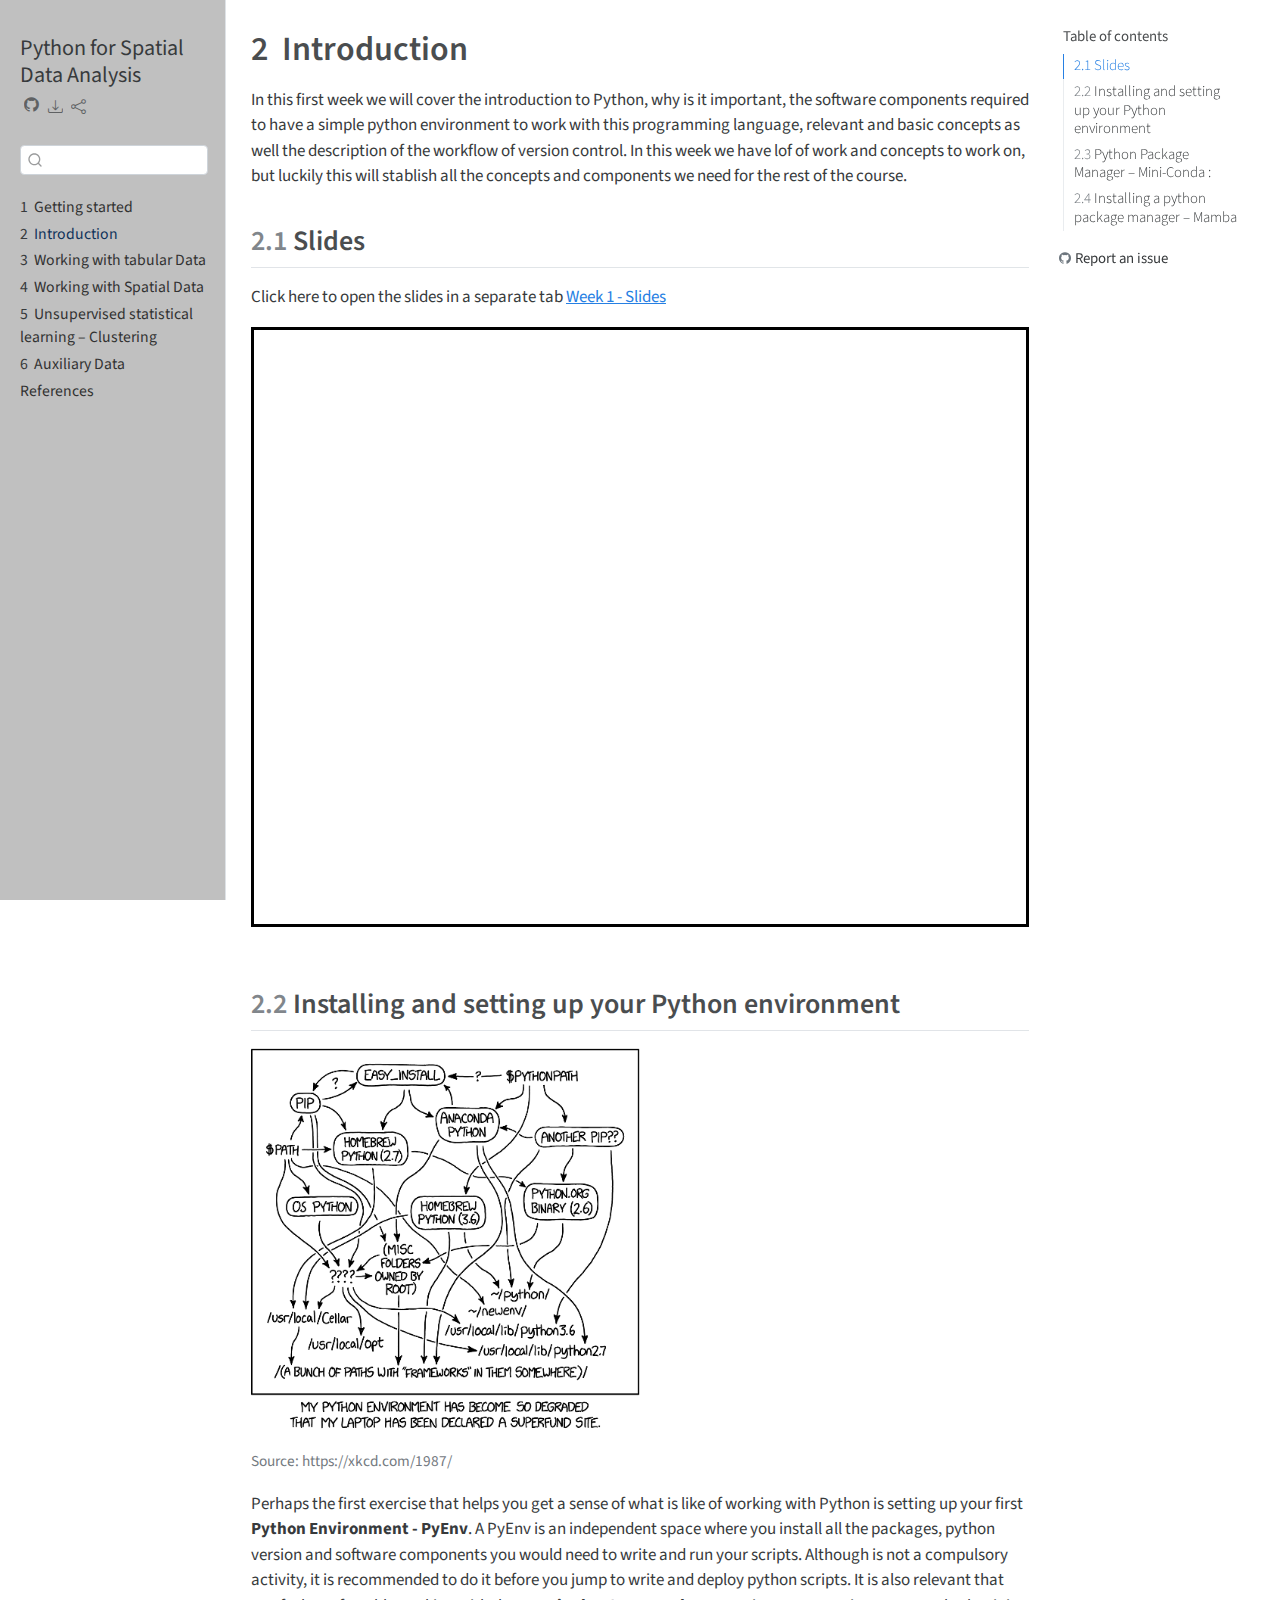
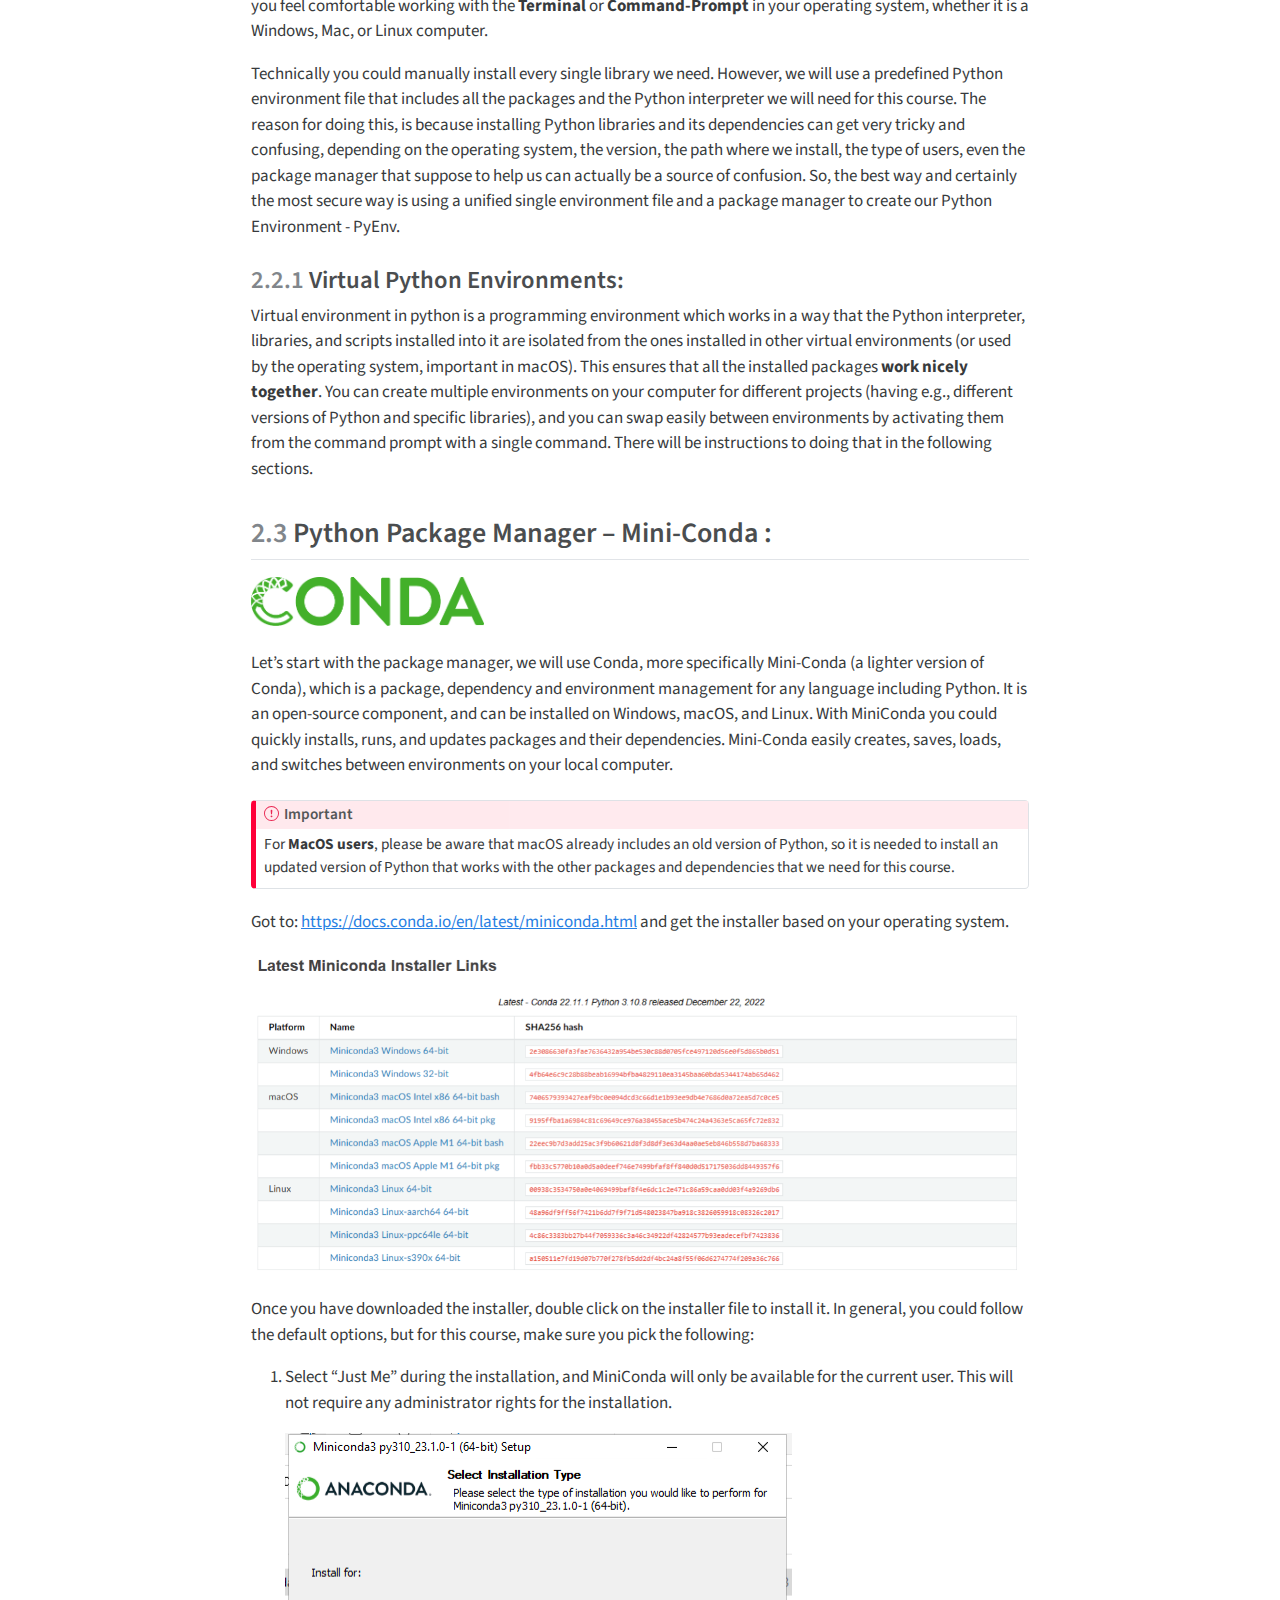
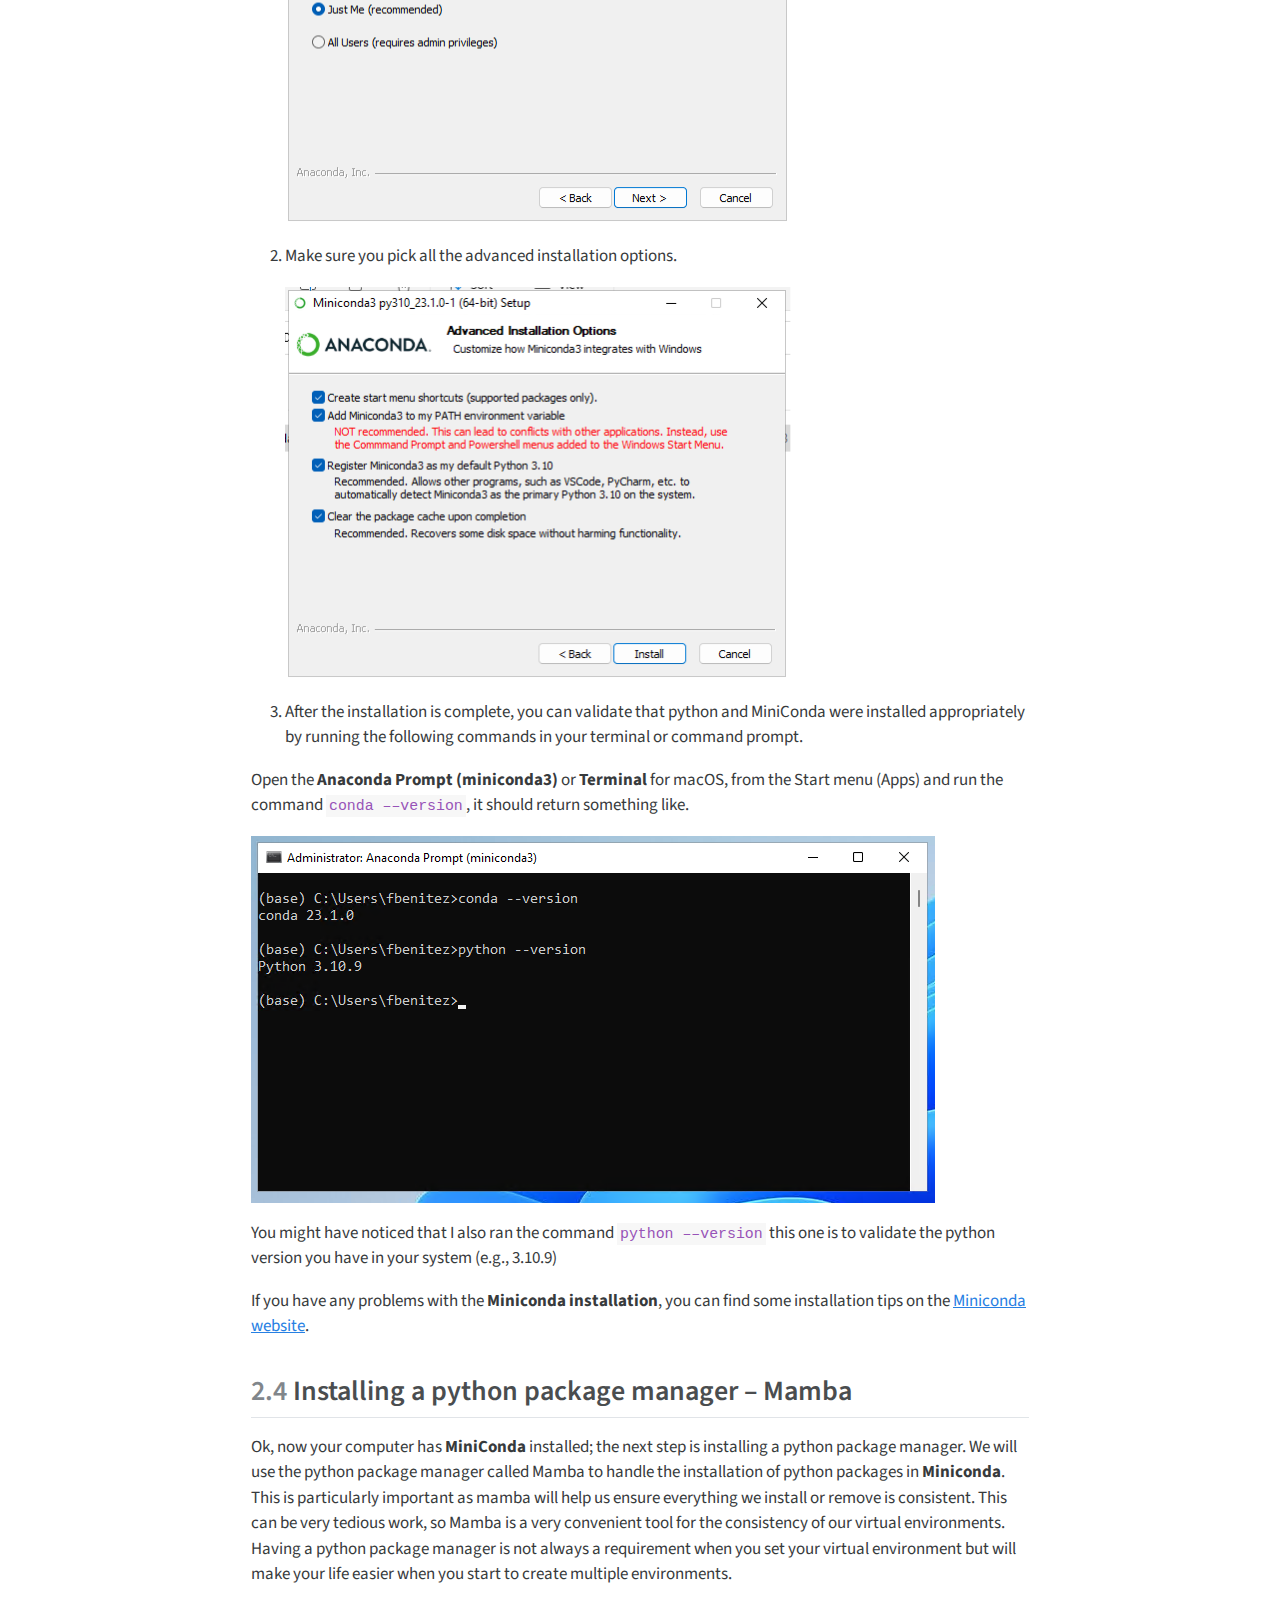
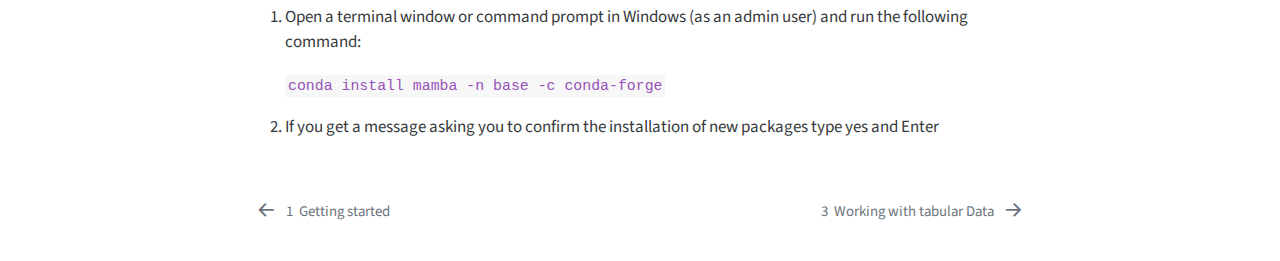
<file: intro.html>
<!DOCTYPE html>
<html xmlns="http://www.w3.org/1999/xhtml" lang="en" xml:lang="en"><head>

<meta charset="utf-8">
<meta name="generator" content="quarto-1.3.433">

<meta name="viewport" content="width=device-width, initial-scale=1.0, user-scalable=yes">


<title>Python for Spatial Data Analysis - 2&nbsp; Introduction</title>
<style>
code{white-space: pre-wrap;}
span.smallcaps{font-variant: small-caps;}
div.columns{display: flex; gap: min(4vw, 1.5em);}
div.column{flex: auto; overflow-x: auto;}
div.hanging-indent{margin-left: 1.5em; text-indent: -1.5em;}
ul.task-list{list-style: none;}
ul.task-list li input[type="checkbox"] {
  width: 0.8em;
  margin: 0 0.8em 0.2em -1em; /* quarto-specific, see https://github.com/quarto-dev/quarto-cli/issues/4556 */ 
  vertical-align: middle;
}
</style>


<script src="site_libs/quarto-nav/quarto-nav.js"></script>
<script src="site_libs/quarto-nav/headroom.min.js"></script>
<script src="site_libs/clipboard/clipboard.min.js"></script>
<script src="site_libs/quarto-search/autocomplete.umd.js"></script>
<script src="site_libs/quarto-search/fuse.min.js"></script>
<script src="site_libs/quarto-search/quarto-search.js"></script>
<meta name="quarto:offset" content="./">
<link href="./working_tab_data.html" rel="next">
<link href="./index.html" rel="prev">
<link href="./img/favico.ico" rel="icon">
<script src="site_libs/quarto-html/quarto.js"></script>
<script src="site_libs/quarto-html/popper.min.js"></script>
<script src="site_libs/quarto-html/tippy.umd.min.js"></script>
<script src="site_libs/quarto-html/anchor.min.js"></script>
<link href="site_libs/quarto-html/tippy.css" rel="stylesheet">
<link href="site_libs/quarto-html/quarto-syntax-highlighting.css" rel="stylesheet" id="quarto-text-highlighting-styles">
<script src="site_libs/bootstrap/bootstrap.min.js"></script>
<link href="site_libs/bootstrap/bootstrap-icons.css" rel="stylesheet">
<link href="site_libs/bootstrap/bootstrap.min.css" rel="stylesheet" id="quarto-bootstrap" data-mode="light">
<script id="quarto-search-options" type="application/json">{
  "location": "sidebar",
  "copy-button": false,
  "collapse-after": 3,
  "panel-placement": "start",
  "type": "textbox",
  "limit": 20,
  "language": {
    "search-no-results-text": "No results",
    "search-matching-documents-text": "matching documents",
    "search-copy-link-title": "Copy link to search",
    "search-hide-matches-text": "Hide additional matches",
    "search-more-match-text": "more match in this document",
    "search-more-matches-text": "more matches in this document",
    "search-clear-button-title": "Clear",
    "search-detached-cancel-button-title": "Cancel",
    "search-submit-button-title": "Submit",
    "search-label": "Search"
  }
}</script>


<meta name="twitter:title" content="Python for Spatial Data Analysis - 2&nbsp; Introduction">
<meta name="twitter:description" content="">
<meta name="twitter:image" content="https://github.com/mfbenitezp/PY4SA/img/python_envs.png">
<meta name="twitter:image-height" content="510">
<meta name="twitter:image-width" content="514">
<meta name="twitter:card" content="summary_large_image">
</head>

<body class="nav-sidebar docked">

<div id="quarto-search-results"></div>
  <header id="quarto-header" class="headroom fixed-top">
  <nav class="quarto-secondary-nav">
    <div class="container-fluid d-flex">
      <button type="button" class="quarto-btn-toggle btn" data-bs-toggle="collapse" data-bs-target="#quarto-sidebar,#quarto-sidebar-glass" aria-controls="quarto-sidebar" aria-expanded="false" aria-label="Toggle sidebar navigation" onclick="if (window.quartoToggleHeadroom) { window.quartoToggleHeadroom(); }">
        <i class="bi bi-layout-text-sidebar-reverse"></i>
      </button>
      <nav class="quarto-page-breadcrumbs" aria-label="breadcrumb"><ol class="breadcrumb"><li class="breadcrumb-item"><a href="./intro.html"><span class="chapter-number">2</span>&nbsp; <span class="chapter-title">Introduction</span></a></li></ol></nav>
      <a class="flex-grow-1" role="button" data-bs-toggle="collapse" data-bs-target="#quarto-sidebar,#quarto-sidebar-glass" aria-controls="quarto-sidebar" aria-expanded="false" aria-label="Toggle sidebar navigation" onclick="if (window.quartoToggleHeadroom) { window.quartoToggleHeadroom(); }">      
      </a>
      <button type="button" class="btn quarto-search-button" aria-label="" onclick="window.quartoOpenSearch();">
        <i class="bi bi-search"></i>
      </button>
    </div>
  </nav>
</header>
<!-- content -->
<div id="quarto-content" class="quarto-container page-columns page-rows-contents page-layout-article">
<!-- sidebar -->
  <nav id="quarto-sidebar" class="sidebar collapse collapse-horizontal sidebar-navigation docked overflow-auto">
    <div class="pt-lg-2 mt-2 text-left sidebar-header">
    <div class="sidebar-title mb-0 py-0">
      <a href="./">Python for Spatial Data Analysis</a> 
        <div class="sidebar-tools-main tools-wide">
    <a href="https://github.com/mfbenitezp/PY4SA" rel="" title="Source Code" class="quarto-navigation-tool px-1" aria-label="Source Code"><i class="bi bi-github"></i></a>
    <div class="dropdown">
      <a href="" title="Download" id="quarto-navigation-tool-dropdown-0" class="quarto-navigation-tool dropdown-toggle px-1" data-bs-toggle="dropdown" aria-expanded="false" aria-label="Download"><i class="bi bi-download"></i></a>
      <ul class="dropdown-menu" aria-labelledby="quarto-navigation-tool-dropdown-0">
          <li>
            <a class="dropdown-item sidebar-tools-main-item" href="./Python-for-Spatial-Data-Analysis.pdf">
              <i class="bi bi-bi-file-pdf pe-1"></i>
            Download PDF
            </a>
          </li>
          <li>
            <a class="dropdown-item sidebar-tools-main-item" href="./Python-for-Spatial-Data-Analysis.epub">
              <i class="bi bi-bi-journal pe-1"></i>
            Download ePub
            </a>
          </li>
      </ul>
    </div>
    <div class="dropdown">
      <a href="" title="Share" id="quarto-navigation-tool-dropdown-1" class="quarto-navigation-tool dropdown-toggle px-1" data-bs-toggle="dropdown" aria-expanded="false" aria-label="Share"><i class="bi bi-share"></i></a>
      <ul class="dropdown-menu" aria-labelledby="quarto-navigation-tool-dropdown-1">
          <li>
            <a class="dropdown-item sidebar-tools-main-item" href="https://twitter.com/intent/tweet?url=|url|">
              <i class="bi bi-bi-twitter pe-1"></i>
            Twitter
            </a>
          </li>
          <li>
            <a class="dropdown-item sidebar-tools-main-item" href="https://www.linkedin.com/sharing/share-offsite/?url=|url|">
              <i class="bi bi-bi-linkedin pe-1"></i>
            LinkedIn
            </a>
          </li>
      </ul>
    </div>
</div>
    </div>
      </div>
        <div class="mt-2 flex-shrink-0 align-items-center">
        <div class="sidebar-search">
        <div id="quarto-search" class="" title="Search"></div>
        </div>
        </div>
    <div class="sidebar-menu-container"> 
    <ul class="list-unstyled mt-1">
        <li class="sidebar-item">
  <div class="sidebar-item-container"> 
  <a href="./index.html" class="sidebar-item-text sidebar-link">
 <span class="menu-text"><span class="chapter-number">1</span>&nbsp; <span class="chapter-title">Getting started</span></span></a>
  </div>
</li>
        <li class="sidebar-item">
  <div class="sidebar-item-container"> 
  <a href="./intro.html" class="sidebar-item-text sidebar-link active">
 <span class="menu-text"><span class="chapter-number">2</span>&nbsp; <span class="chapter-title">Introduction</span></span></a>
  </div>
</li>
        <li class="sidebar-item">
  <div class="sidebar-item-container"> 
  <a href="./working_tab_data.html" class="sidebar-item-text sidebar-link">
 <span class="menu-text"><span class="chapter-number">3</span>&nbsp; <span class="chapter-title">Working with tabular Data</span></span></a>
  </div>
</li>
        <li class="sidebar-item">
  <div class="sidebar-item-container"> 
  <a href="./working_spat_data.html" class="sidebar-item-text sidebar-link">
 <span class="menu-text"><span class="chapter-number">4</span>&nbsp; <span class="chapter-title">Working with Spatial Data</span></span></a>
  </div>
</li>
        <li class="sidebar-item">
  <div class="sidebar-item-container"> 
  <a href="./USL_Clustering.html" class="sidebar-item-text sidebar-link">
 <span class="menu-text"><span class="chapter-number">5</span>&nbsp; <span class="chapter-title">Unsupervised statistical learning – Clustering</span></span></a>
  </div>
</li>
        <li class="sidebar-item">
  <div class="sidebar-item-container"> 
  <a href="./auxillary_data.html" class="sidebar-item-text sidebar-link">
 <span class="menu-text"><span class="chapter-number">6</span>&nbsp; <span class="chapter-title">Auxiliary Data</span></span></a>
  </div>
</li>
        <li class="sidebar-item">
  <div class="sidebar-item-container"> 
  <a href="./references.html" class="sidebar-item-text sidebar-link">
 <span class="menu-text">References</span></a>
  </div>
</li>
    </ul>
    </div>
</nav>
<div id="quarto-sidebar-glass" data-bs-toggle="collapse" data-bs-target="#quarto-sidebar,#quarto-sidebar-glass"></div>
<!-- margin-sidebar -->
    <div id="quarto-margin-sidebar" class="sidebar margin-sidebar">
        <nav id="TOC" role="doc-toc" class="toc-active">
    <h2 id="toc-title">Table of contents</h2>
   
  <ul>
  <li><a href="#slides" id="toc-slides" class="nav-link active" data-scroll-target="#slides"><span class="header-section-number">2.1</span> Slides</a></li>
  <li><a href="#installing-and-setting-up-your-python-environment" id="toc-installing-and-setting-up-your-python-environment" class="nav-link" data-scroll-target="#installing-and-setting-up-your-python-environment"><span class="header-section-number">2.2</span> Installing and setting up your Python environment</a>
  <ul class="collapse">
  <li><a href="#virtual-python-environments" id="toc-virtual-python-environments" class="nav-link" data-scroll-target="#virtual-python-environments"><span class="header-section-number">2.2.1</span> Virtual Python Environments:</a></li>
  </ul></li>
  <li><a href="#python-package-manager-mini-conda" id="toc-python-package-manager-mini-conda" class="nav-link" data-scroll-target="#python-package-manager-mini-conda"><span class="header-section-number">2.3</span> Python Package Manager – Mini-Conda :</a></li>
  <li><a href="#installing-a-python-package-manager-mamba" id="toc-installing-a-python-package-manager-mamba" class="nav-link" data-scroll-target="#installing-a-python-package-manager-mamba"><span class="header-section-number">2.4</span> Installing a python package manager – Mamba</a></li>
  </ul>
<div class="toc-actions"><div><i class="bi bi-github"></i></div><div class="action-links"><p><a href="https://github.com/mfbenitezp/PY4SA/issues/new" class="toc-action">Report an issue</a></p></div></div></nav>
    </div>
<!-- main -->
<main class="content" id="quarto-document-content">

<header id="title-block-header" class="quarto-title-block default">
<div class="quarto-title">
<h1 class="title"><span class="chapter-number">2</span>&nbsp; <span class="chapter-title">Introduction</span></h1>
</div>



<div class="quarto-title-meta">

    
  
    
  </div>
  

</header>

<p>In this first week we will cover the introduction to Python, why is it important, the software components required to have a simple python environment to work with this programming language, relevant and basic concepts as well the description of the workflow of version control. In this week we have lof of work and concepts to work on, but luckily this will stablish all the concepts and components we need for the rest of the course.</p>
<section id="slides" class="level2" data-number="2.1">
<h2 data-number="2.1" class="anchored" data-anchor-id="slides"><span class="header-section-number">2.1</span> Slides</h2>
<p>Click here to open the slides in a separate tab <a href="https://mfbenitezp.github.io/PY4SA_Slides/week1_slides.html#/title-slide">Week 1 - Slides</a></p>
<iframe title="Wikipedia page for Avocados" src="https://mfbenitezp.github.io/PY4SA_Slides/week1_slides.html#/title-slide" style="width: 100%; height: 600px; border:3px solid black;">
</iframe>
</section>
<section id="installing-and-setting-up-your-python-environment" class="level2" data-number="2.2">
<h2 data-number="2.2" class="anchored" data-anchor-id="installing-and-setting-up-your-python-environment"><span class="header-section-number">2.2</span> Installing and setting up your Python environment</h2>
<div class="quarto-figure quarto-figure-left">
<figure class="figure">
<p><img src="img/python_envs.png" class="img-fluid figure-img" style="width:50.0%"></p>
<figcaption class="figure-caption">Source: https://xkcd.com/1987/</figcaption>
</figure>
</div>
<p>Perhaps the first exercise that helps you get a sense of what is like of working with Python is setting up your first <strong>Python Environment - PyEnv</strong>. A PyEnv is an independent space where you install all the packages, python version and software components you would need to write and run your scripts. Although is not a compulsory activity, it is recommended to do it before you jump to write and deploy python scripts. It is also relevant that you feel comfortable working with the <strong>Terminal</strong> or <strong>Command-Prompt</strong> in your operating system, whether it is a Windows, Mac, or Linux computer.</p>
<p>Technically you could manually install every single library we need. However, we will use a predefined Python environment file that includes all the packages and the Python interpreter we will need for this course. The reason for doing this, is because installing Python libraries and its dependencies can get very tricky and confusing, depending on the operating system, the version, the path where we install, the type of users, even the package manager that suppose to help us can actually be a source of confusion. So, the best way and certainly the most secure way is using a unified single environment file and a package manager to create our Python Environment - PyEnv.</p>
<section id="virtual-python-environments" class="level3" data-number="2.2.1">
<h3 data-number="2.2.1" class="anchored" data-anchor-id="virtual-python-environments"><span class="header-section-number">2.2.1</span> Virtual Python Environments:</h3>
<p>Virtual environment in python is a programming environment which works in a way that the Python interpreter, libraries, and scripts installed into it are isolated from the ones installed in other virtual environments (or used by the operating system, important in macOS). This ensures that all the installed packages <strong>work nicely together</strong>. You can create multiple environments on your computer for different projects (having e.g., different versions of Python and specific libraries), and you can swap easily between environments by activating them from the command prompt with a single command. There will be instructions to doing that in the following sections.</p>
</section>
</section>
<section id="python-package-manager-mini-conda" class="level2" data-number="2.3">
<h2 data-number="2.3" class="anchored" data-anchor-id="python-package-manager-mini-conda"><span class="header-section-number">2.3</span> Python Package Manager – Mini-Conda :</h2>
<div class="quarto-figure quarto-figure-left">
<figure class="figure">
<p><img src="img/conda_logo.png" class="img-fluid figure-img" style="width:30.0%"></p>
</figure>
</div>
<p>Let’s start with the package manager, we will use Conda, more specifically Mini-Conda (a lighter version of Conda), which is a package, dependency and environment management for any language including Python. It is an open-source component, and can be installed on Windows, macOS, and Linux. With MiniConda you could quickly installs, runs, and updates packages and their dependencies. Mini-Conda easily creates, saves, loads, and switches between environments on your local computer.</p>
<div class="callout callout-style-default callout-important callout-titled">
<div class="callout-header d-flex align-content-center">
<div class="callout-icon-container">
<i class="callout-icon"></i>
</div>
<div class="callout-title-container flex-fill">
Important
</div>
</div>
<div class="callout-body-container callout-body">
<p>For <strong>MacOS users</strong>, please be aware that macOS already includes an old version of Python, so it is needed to install an updated version of Python that works with the other packages and dependencies that we need for this course.</p>
</div>
</div>
<p>Got to: <a href="https://docs.conda.io/en/latest/miniconda.html">https://docs.conda.io/en/latest/miniconda.html</a> and get the installer based on your operating system.</p>
<p><img src="img/MIniConda_Installers.png" class="img-fluid"></p>
<p>Once you have downloaded the installer, double click on the installer file to install it. In general, you could follow the default options, but for this course, make sure you pick the following:</p>
<ol type="1">
<li><p>Select “Just Me” during the installation, and MiniConda will only be available for the current user. This will not require any administrator rights for the installation.</p>
<p><img src="img/MiniConda_screen1.png" class="img-fluid"></p></li>
<li><p>Make sure you pick all the advanced installation options.</p>
<p><img src="img/MiniConda_screen2.png" class="img-fluid"></p></li>
<li><p>After the installation is complete, you can validate that python and MiniConda were installed appropriately by running the following commands in your terminal or command prompt.</p></li>
</ol>
<p>Open the <strong>Anaconda Prompt (miniconda3)</strong> or <strong>Terminal</strong> for macOS, from the Start menu (Apps) and run the command <code>conda ––version</code>, it should return something like.</p>
<p><img src="img/MiniConda_screen3.png" class="img-fluid"></p>
<p>You might have noticed that I also ran the command <code>python ––version</code> this one is to validate the python version you have in your system (e.g., 3.10.9)</p>
<p>If you have any problems with the <strong>Miniconda installation</strong>, you can find some installation tips on the <a href="https://docs.conda.io/en/latest/miniconda.html">Miniconda website</a>.</p>
</section>
<section id="installing-a-python-package-manager-mamba" class="level2" data-number="2.4">
<h2 data-number="2.4" class="anchored" data-anchor-id="installing-a-python-package-manager-mamba"><span class="header-section-number">2.4</span> Installing a python package manager – Mamba</h2>
<p>Ok, now your computer has <strong>MiniConda</strong> installed; the next step is installing a python package manager. We will use the python package manager called Mamba to handle the installation of python packages in <strong>Miniconda</strong>. This is particularly important as mamba will help us ensure everything we install or remove is consistent. This can be very tedious work, so Mamba is a very convenient tool for the consistency of our virtual environments. Having a python package manager is not always a requirement when you set your virtual environment but will make your life easier when you start to create multiple environments.</p>
<ol type="1">
<li><p>Open a terminal window or command prompt in Windows (as an admin user) and run the following command:</p>
<p><code>conda install mamba -n base -c conda-forge</code></p></li>
<li><p>If you get a message asking you to confirm the installation of new packages type yes and Enter</p></li>
</ol>


</section>

</main> <!-- /main -->
<script id="quarto-html-after-body" type="application/javascript">
window.document.addEventListener("DOMContentLoaded", function (event) {
  const toggleBodyColorMode = (bsSheetEl) => {
    const mode = bsSheetEl.getAttribute("data-mode");
    const bodyEl = window.document.querySelector("body");
    if (mode === "dark") {
      bodyEl.classList.add("quarto-dark");
      bodyEl.classList.remove("quarto-light");
    } else {
      bodyEl.classList.add("quarto-light");
      bodyEl.classList.remove("quarto-dark");
    }
  }
  const toggleBodyColorPrimary = () => {
    const bsSheetEl = window.document.querySelector("link#quarto-bootstrap");
    if (bsSheetEl) {
      toggleBodyColorMode(bsSheetEl);
    }
  }
  toggleBodyColorPrimary();  
  const icon = "";
  const anchorJS = new window.AnchorJS();
  anchorJS.options = {
    placement: 'right',
    icon: icon
  };
  anchorJS.add('.anchored');
  const isCodeAnnotation = (el) => {
    for (const clz of el.classList) {
      if (clz.startsWith('code-annotation-')) {                     
        return true;
      }
    }
    return false;
  }
  const clipboard = new window.ClipboardJS('.code-copy-button', {
    text: function(trigger) {
      const codeEl = trigger.previousElementSibling.cloneNode(true);
      for (const childEl of codeEl.children) {
        if (isCodeAnnotation(childEl)) {
          childEl.remove();
        }
      }
      return codeEl.innerText;
    }
  });
  clipboard.on('success', function(e) {
    // button target
    const button = e.trigger;
    // don't keep focus
    button.blur();
    // flash "checked"
    button.classList.add('code-copy-button-checked');
    var currentTitle = button.getAttribute("title");
    button.setAttribute("title", "Copied!");
    let tooltip;
    if (window.bootstrap) {
      button.setAttribute("data-bs-toggle", "tooltip");
      button.setAttribute("data-bs-placement", "left");
      button.setAttribute("data-bs-title", "Copied!");
      tooltip = new bootstrap.Tooltip(button, 
        { trigger: "manual", 
          customClass: "code-copy-button-tooltip",
          offset: [0, -8]});
      tooltip.show();    
    }
    setTimeout(function() {
      if (tooltip) {
        tooltip.hide();
        button.removeAttribute("data-bs-title");
        button.removeAttribute("data-bs-toggle");
        button.removeAttribute("data-bs-placement");
      }
      button.setAttribute("title", currentTitle);
      button.classList.remove('code-copy-button-checked');
    }, 1000);
    // clear code selection
    e.clearSelection();
  });
  function tippyHover(el, contentFn) {
    const config = {
      allowHTML: true,
      content: contentFn,
      maxWidth: 500,
      delay: 100,
      arrow: false,
      appendTo: function(el) {
          return el.parentElement;
      },
      interactive: true,
      interactiveBorder: 10,
      theme: 'quarto',
      placement: 'bottom-start'
    };
    window.tippy(el, config); 
  }
  const noterefs = window.document.querySelectorAll('a[role="doc-noteref"]');
  for (var i=0; i<noterefs.length; i++) {
    const ref = noterefs[i];
    tippyHover(ref, function() {
      // use id or data attribute instead here
      let href = ref.getAttribute('data-footnote-href') || ref.getAttribute('href');
      try { href = new URL(href).hash; } catch {}
      const id = href.replace(/^#\/?/, "");
      const note = window.document.getElementById(id);
      return note.innerHTML;
    });
  }
      let selectedAnnoteEl;
      const selectorForAnnotation = ( cell, annotation) => {
        let cellAttr = 'data-code-cell="' + cell + '"';
        let lineAttr = 'data-code-annotation="' +  annotation + '"';
        const selector = 'span[' + cellAttr + '][' + lineAttr + ']';
        return selector;
      }
      const selectCodeLines = (annoteEl) => {
        const doc = window.document;
        const targetCell = annoteEl.getAttribute("data-target-cell");
        const targetAnnotation = annoteEl.getAttribute("data-target-annotation");
        const annoteSpan = window.document.querySelector(selectorForAnnotation(targetCell, targetAnnotation));
        const lines = annoteSpan.getAttribute("data-code-lines").split(",");
        const lineIds = lines.map((line) => {
          return targetCell + "-" + line;
        })
        let top = null;
        let height = null;
        let parent = null;
        if (lineIds.length > 0) {
            //compute the position of the single el (top and bottom and make a div)
            const el = window.document.getElementById(lineIds[0]);
            top = el.offsetTop;
            height = el.offsetHeight;
            parent = el.parentElement.parentElement;
          if (lineIds.length > 1) {
            const lastEl = window.document.getElementById(lineIds[lineIds.length - 1]);
            const bottom = lastEl.offsetTop + lastEl.offsetHeight;
            height = bottom - top;
          }
          if (top !== null && height !== null && parent !== null) {
            // cook up a div (if necessary) and position it 
            let div = window.document.getElementById("code-annotation-line-highlight");
            if (div === null) {
              div = window.document.createElement("div");
              div.setAttribute("id", "code-annotation-line-highlight");
              div.style.position = 'absolute';
              parent.appendChild(div);
            }
            div.style.top = top - 2 + "px";
            div.style.height = height + 4 + "px";
            let gutterDiv = window.document.getElementById("code-annotation-line-highlight-gutter");
            if (gutterDiv === null) {
              gutterDiv = window.document.createElement("div");
              gutterDiv.setAttribute("id", "code-annotation-line-highlight-gutter");
              gutterDiv.style.position = 'absolute';
              const codeCell = window.document.getElementById(targetCell);
              const gutter = codeCell.querySelector('.code-annotation-gutter');
              gutter.appendChild(gutterDiv);
            }
            gutterDiv.style.top = top - 2 + "px";
            gutterDiv.style.height = height + 4 + "px";
          }
          selectedAnnoteEl = annoteEl;
        }
      };
      const unselectCodeLines = () => {
        const elementsIds = ["code-annotation-line-highlight", "code-annotation-line-highlight-gutter"];
        elementsIds.forEach((elId) => {
          const div = window.document.getElementById(elId);
          if (div) {
            div.remove();
          }
        });
        selectedAnnoteEl = undefined;
      };
      // Attach click handler to the DT
      const annoteDls = window.document.querySelectorAll('dt[data-target-cell]');
      for (const annoteDlNode of annoteDls) {
        annoteDlNode.addEventListener('click', (event) => {
          const clickedEl = event.target;
          if (clickedEl !== selectedAnnoteEl) {
            unselectCodeLines();
            const activeEl = window.document.querySelector('dt[data-target-cell].code-annotation-active');
            if (activeEl) {
              activeEl.classList.remove('code-annotation-active');
            }
            selectCodeLines(clickedEl);
            clickedEl.classList.add('code-annotation-active');
          } else {
            // Unselect the line
            unselectCodeLines();
            clickedEl.classList.remove('code-annotation-active');
          }
        });
      }
  const findCites = (el) => {
    const parentEl = el.parentElement;
    if (parentEl) {
      const cites = parentEl.dataset.cites;
      if (cites) {
        return {
          el,
          cites: cites.split(' ')
        };
      } else {
        return findCites(el.parentElement)
      }
    } else {
      return undefined;
    }
  };
  var bibliorefs = window.document.querySelectorAll('a[role="doc-biblioref"]');
  for (var i=0; i<bibliorefs.length; i++) {
    const ref = bibliorefs[i];
    const citeInfo = findCites(ref);
    if (citeInfo) {
      tippyHover(citeInfo.el, function() {
        var popup = window.document.createElement('div');
        citeInfo.cites.forEach(function(cite) {
          var citeDiv = window.document.createElement('div');
          citeDiv.classList.add('hanging-indent');
          citeDiv.classList.add('csl-entry');
          var biblioDiv = window.document.getElementById('ref-' + cite);
          if (biblioDiv) {
            citeDiv.innerHTML = biblioDiv.innerHTML;
          }
          popup.appendChild(citeDiv);
        });
        return popup.innerHTML;
      });
    }
  }
});
</script>
<nav class="page-navigation">
  <div class="nav-page nav-page-previous">
      <a href="./index.html" class="pagination-link">
        <i class="bi bi-arrow-left-short"></i> <span class="nav-page-text"><span class="chapter-number">1</span>&nbsp; <span class="chapter-title">Getting started</span></span>
      </a>          
  </div>
  <div class="nav-page nav-page-next">
      <a href="./working_tab_data.html" class="pagination-link">
        <span class="nav-page-text"><span class="chapter-number">3</span>&nbsp; <span class="chapter-title">Working with tabular Data</span></span> <i class="bi bi-arrow-right-short"></i>
      </a>
  </div>
</nav>
</div> <!-- /content -->



</body></html>
</file>
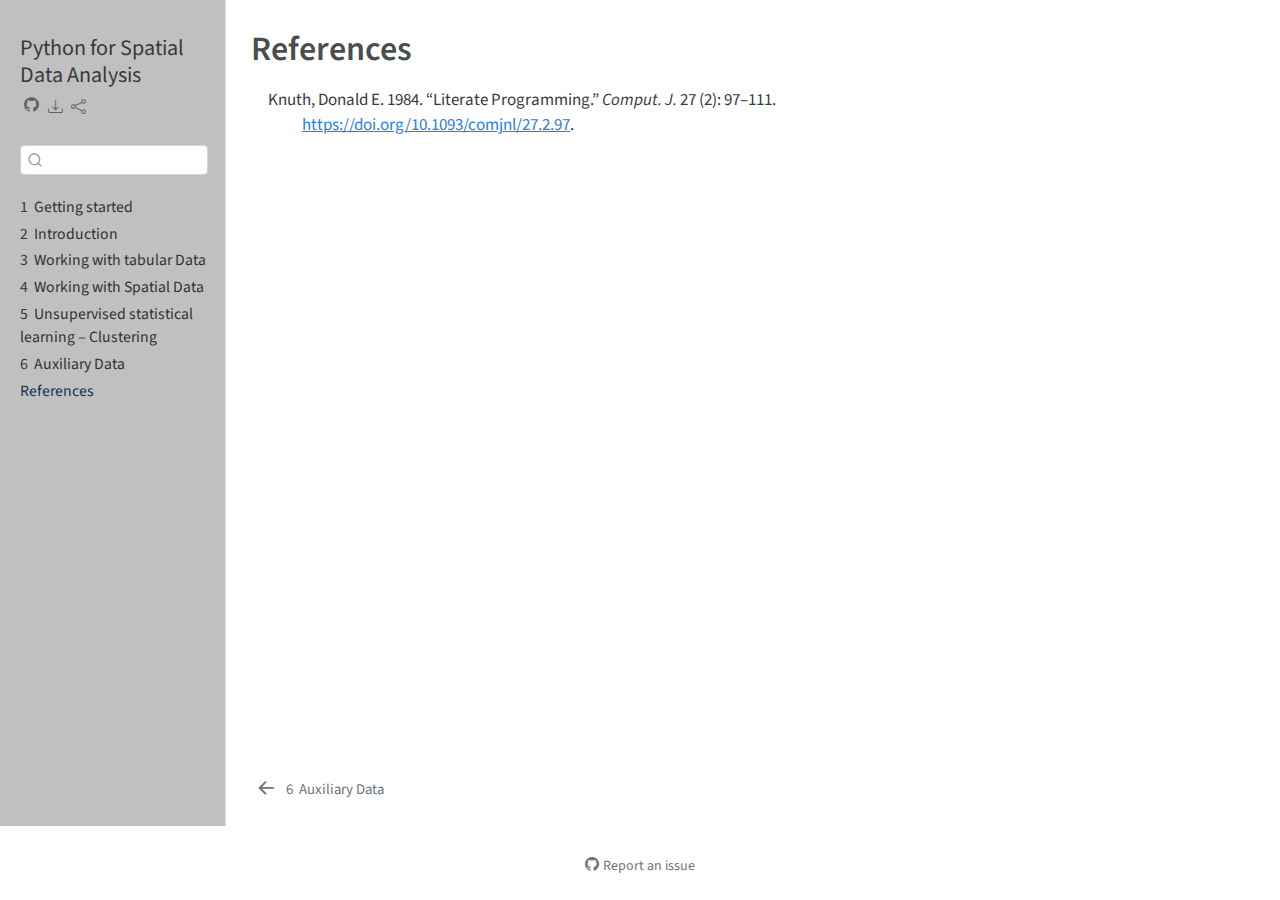
<file: references.html>
<!DOCTYPE html>
<html xmlns="http://www.w3.org/1999/xhtml" lang="en" xml:lang="en"><head>

<meta charset="utf-8">
<meta name="generator" content="quarto-1.3.433">

<meta name="viewport" content="width=device-width, initial-scale=1.0, user-scalable=yes">


<title>Python for Spatial Data Analysis - References</title>
<style>
code{white-space: pre-wrap;}
span.smallcaps{font-variant: small-caps;}
div.columns{display: flex; gap: min(4vw, 1.5em);}
div.column{flex: auto; overflow-x: auto;}
div.hanging-indent{margin-left: 1.5em; text-indent: -1.5em;}
ul.task-list{list-style: none;}
ul.task-list li input[type="checkbox"] {
  width: 0.8em;
  margin: 0 0.8em 0.2em -1em; /* quarto-specific, see https://github.com/quarto-dev/quarto-cli/issues/4556 */ 
  vertical-align: middle;
}
/* CSS for citations */
div.csl-bib-body { }
div.csl-entry {
  clear: both;
}
.hanging-indent div.csl-entry {
  margin-left:2em;
  text-indent:-2em;
}
div.csl-left-margin {
  min-width:2em;
  float:left;
}
div.csl-right-inline {
  margin-left:2em;
  padding-left:1em;
}
div.csl-indent {
  margin-left: 2em;
}</style>


<script src="site_libs/quarto-nav/quarto-nav.js"></script>
<script src="site_libs/quarto-nav/headroom.min.js"></script>
<script src="site_libs/clipboard/clipboard.min.js"></script>
<script src="site_libs/quarto-search/autocomplete.umd.js"></script>
<script src="site_libs/quarto-search/fuse.min.js"></script>
<script src="site_libs/quarto-search/quarto-search.js"></script>
<meta name="quarto:offset" content="./">
<link href="./auxillary_data.html" rel="prev">
<link href="./img/favico.ico" rel="icon">
<script src="site_libs/quarto-html/quarto.js"></script>
<script src="site_libs/quarto-html/popper.min.js"></script>
<script src="site_libs/quarto-html/tippy.umd.min.js"></script>
<script src="site_libs/quarto-html/anchor.min.js"></script>
<link href="site_libs/quarto-html/tippy.css" rel="stylesheet">
<link href="site_libs/quarto-html/quarto-syntax-highlighting.css" rel="stylesheet" id="quarto-text-highlighting-styles">
<script src="site_libs/bootstrap/bootstrap.min.js"></script>
<link href="site_libs/bootstrap/bootstrap-icons.css" rel="stylesheet">
<link href="site_libs/bootstrap/bootstrap.min.css" rel="stylesheet" id="quarto-bootstrap" data-mode="light">
<script id="quarto-search-options" type="application/json">{
  "location": "sidebar",
  "copy-button": false,
  "collapse-after": 3,
  "panel-placement": "start",
  "type": "textbox",
  "limit": 20,
  "language": {
    "search-no-results-text": "No results",
    "search-matching-documents-text": "matching documents",
    "search-copy-link-title": "Copy link to search",
    "search-hide-matches-text": "Hide additional matches",
    "search-more-match-text": "more match in this document",
    "search-more-matches-text": "more matches in this document",
    "search-clear-button-title": "Clear",
    "search-detached-cancel-button-title": "Cancel",
    "search-submit-button-title": "Submit",
    "search-label": "Search"
  }
}</script>


<meta name="twitter:title" content="Python for Spatial Data Analysis - References">
<meta name="twitter:card" content="summary">
</head>

<body class="nav-sidebar docked">

<div id="quarto-search-results"></div>
  <header id="quarto-header" class="headroom fixed-top">
  <nav class="quarto-secondary-nav">
    <div class="container-fluid d-flex">
      <button type="button" class="quarto-btn-toggle btn" data-bs-toggle="collapse" data-bs-target="#quarto-sidebar,#quarto-sidebar-glass" aria-controls="quarto-sidebar" aria-expanded="false" aria-label="Toggle sidebar navigation" onclick="if (window.quartoToggleHeadroom) { window.quartoToggleHeadroom(); }">
        <i class="bi bi-layout-text-sidebar-reverse"></i>
      </button>
      <nav class="quarto-page-breadcrumbs" aria-label="breadcrumb"><ol class="breadcrumb"><li class="breadcrumb-item"><a href="./references.html">References</a></li></ol></nav>
      <a class="flex-grow-1" role="button" data-bs-toggle="collapse" data-bs-target="#quarto-sidebar,#quarto-sidebar-glass" aria-controls="quarto-sidebar" aria-expanded="false" aria-label="Toggle sidebar navigation" onclick="if (window.quartoToggleHeadroom) { window.quartoToggleHeadroom(); }">      
      </a>
      <button type="button" class="btn quarto-search-button" aria-label="" onclick="window.quartoOpenSearch();">
        <i class="bi bi-search"></i>
      </button>
    </div>
  </nav>
</header>
<!-- content -->
<div id="quarto-content" class="quarto-container page-columns page-rows-contents page-layout-article">
<!-- sidebar -->
  <nav id="quarto-sidebar" class="sidebar collapse collapse-horizontal sidebar-navigation docked overflow-auto">
    <div class="pt-lg-2 mt-2 text-left sidebar-header">
    <div class="sidebar-title mb-0 py-0">
      <a href="./">Python for Spatial Data Analysis</a> 
        <div class="sidebar-tools-main tools-wide">
    <a href="https://github.com/mfbenitezp/PY4SA" rel="" title="Source Code" class="quarto-navigation-tool px-1" aria-label="Source Code"><i class="bi bi-github"></i></a>
    <div class="dropdown">
      <a href="" title="Download" id="quarto-navigation-tool-dropdown-0" class="quarto-navigation-tool dropdown-toggle px-1" data-bs-toggle="dropdown" aria-expanded="false" aria-label="Download"><i class="bi bi-download"></i></a>
      <ul class="dropdown-menu" aria-labelledby="quarto-navigation-tool-dropdown-0">
          <li>
            <a class="dropdown-item sidebar-tools-main-item" href="./Python-for-Spatial-Data-Analysis.pdf">
              <i class="bi bi-bi-file-pdf pe-1"></i>
            Download PDF
            </a>
          </li>
          <li>
            <a class="dropdown-item sidebar-tools-main-item" href="./Python-for-Spatial-Data-Analysis.epub">
              <i class="bi bi-bi-journal pe-1"></i>
            Download ePub
            </a>
          </li>
      </ul>
    </div>
    <div class="dropdown">
      <a href="" title="Share" id="quarto-navigation-tool-dropdown-1" class="quarto-navigation-tool dropdown-toggle px-1" data-bs-toggle="dropdown" aria-expanded="false" aria-label="Share"><i class="bi bi-share"></i></a>
      <ul class="dropdown-menu" aria-labelledby="quarto-navigation-tool-dropdown-1">
          <li>
            <a class="dropdown-item sidebar-tools-main-item" href="https://twitter.com/intent/tweet?url=|url|">
              <i class="bi bi-bi-twitter pe-1"></i>
            Twitter
            </a>
          </li>
          <li>
            <a class="dropdown-item sidebar-tools-main-item" href="https://www.linkedin.com/sharing/share-offsite/?url=|url|">
              <i class="bi bi-bi-linkedin pe-1"></i>
            LinkedIn
            </a>
          </li>
      </ul>
    </div>
</div>
    </div>
      </div>
        <div class="mt-2 flex-shrink-0 align-items-center">
        <div class="sidebar-search">
        <div id="quarto-search" class="" title="Search"></div>
        </div>
        </div>
    <div class="sidebar-menu-container"> 
    <ul class="list-unstyled mt-1">
        <li class="sidebar-item">
  <div class="sidebar-item-container"> 
  <a href="./index.html" class="sidebar-item-text sidebar-link">
 <span class="menu-text"><span class="chapter-number">1</span>&nbsp; <span class="chapter-title">Getting started</span></span></a>
  </div>
</li>
        <li class="sidebar-item">
  <div class="sidebar-item-container"> 
  <a href="./intro.html" class="sidebar-item-text sidebar-link">
 <span class="menu-text"><span class="chapter-number">2</span>&nbsp; <span class="chapter-title">Introduction</span></span></a>
  </div>
</li>
        <li class="sidebar-item">
  <div class="sidebar-item-container"> 
  <a href="./working_tab_data.html" class="sidebar-item-text sidebar-link">
 <span class="menu-text"><span class="chapter-number">3</span>&nbsp; <span class="chapter-title">Working with tabular Data</span></span></a>
  </div>
</li>
        <li class="sidebar-item">
  <div class="sidebar-item-container"> 
  <a href="./working_spat_data.html" class="sidebar-item-text sidebar-link">
 <span class="menu-text"><span class="chapter-number">4</span>&nbsp; <span class="chapter-title">Working with Spatial Data</span></span></a>
  </div>
</li>
        <li class="sidebar-item">
  <div class="sidebar-item-container"> 
  <a href="./USL_Clustering.html" class="sidebar-item-text sidebar-link">
 <span class="menu-text"><span class="chapter-number">5</span>&nbsp; <span class="chapter-title">Unsupervised statistical learning – Clustering</span></span></a>
  </div>
</li>
        <li class="sidebar-item">
  <div class="sidebar-item-container"> 
  <a href="./auxillary_data.html" class="sidebar-item-text sidebar-link">
 <span class="menu-text"><span class="chapter-number">6</span>&nbsp; <span class="chapter-title">Auxiliary Data</span></span></a>
  </div>
</li>
        <li class="sidebar-item">
  <div class="sidebar-item-container"> 
  <a href="./references.html" class="sidebar-item-text sidebar-link active">
 <span class="menu-text">References</span></a>
  </div>
</li>
    </ul>
    </div>
</nav>
<div id="quarto-sidebar-glass" data-bs-toggle="collapse" data-bs-target="#quarto-sidebar,#quarto-sidebar-glass"></div>
<!-- margin-sidebar -->
    <div id="quarto-margin-sidebar" class="sidebar margin-sidebar">
        
    </div>
<!-- main -->
<main class="content" id="quarto-document-content">

<header id="title-block-header" class="quarto-title-block default">
<div class="quarto-title">
<h1 class="title">References</h1>
</div>



<div class="quarto-title-meta">

    
  
    
  </div>
  

</header>

<div id="refs" class="references csl-bib-body hanging-indent" role="list">
<div id="ref-knuth84" class="csl-entry" role="listitem">
Knuth, Donald E. 1984. <span>“Literate Programming.”</span> <em>Comput.
J.</em> 27 (2): 97–111. <a href="https://doi.org/10.1093/comjnl/27.2.97">https://doi.org/10.1093/comjnl/27.2.97</a>.
</div>
</div>



</main> <!-- /main -->
<script id="quarto-html-after-body" type="application/javascript">
window.document.addEventListener("DOMContentLoaded", function (event) {
  const toggleBodyColorMode = (bsSheetEl) => {
    const mode = bsSheetEl.getAttribute("data-mode");
    const bodyEl = window.document.querySelector("body");
    if (mode === "dark") {
      bodyEl.classList.add("quarto-dark");
      bodyEl.classList.remove("quarto-light");
    } else {
      bodyEl.classList.add("quarto-light");
      bodyEl.classList.remove("quarto-dark");
    }
  }
  const toggleBodyColorPrimary = () => {
    const bsSheetEl = window.document.querySelector("link#quarto-bootstrap");
    if (bsSheetEl) {
      toggleBodyColorMode(bsSheetEl);
    }
  }
  toggleBodyColorPrimary();  
  const icon = "";
  const anchorJS = new window.AnchorJS();
  anchorJS.options = {
    placement: 'right',
    icon: icon
  };
  anchorJS.add('.anchored');
  const isCodeAnnotation = (el) => {
    for (const clz of el.classList) {
      if (clz.startsWith('code-annotation-')) {                     
        return true;
      }
    }
    return false;
  }
  const clipboard = new window.ClipboardJS('.code-copy-button', {
    text: function(trigger) {
      const codeEl = trigger.previousElementSibling.cloneNode(true);
      for (const childEl of codeEl.children) {
        if (isCodeAnnotation(childEl)) {
          childEl.remove();
        }
      }
      return codeEl.innerText;
    }
  });
  clipboard.on('success', function(e) {
    // button target
    const button = e.trigger;
    // don't keep focus
    button.blur();
    // flash "checked"
    button.classList.add('code-copy-button-checked');
    var currentTitle = button.getAttribute("title");
    button.setAttribute("title", "Copied!");
    let tooltip;
    if (window.bootstrap) {
      button.setAttribute("data-bs-toggle", "tooltip");
      button.setAttribute("data-bs-placement", "left");
      button.setAttribute("data-bs-title", "Copied!");
      tooltip = new bootstrap.Tooltip(button, 
        { trigger: "manual", 
          customClass: "code-copy-button-tooltip",
          offset: [0, -8]});
      tooltip.show();    
    }
    setTimeout(function() {
      if (tooltip) {
        tooltip.hide();
        button.removeAttribute("data-bs-title");
        button.removeAttribute("data-bs-toggle");
        button.removeAttribute("data-bs-placement");
      }
      button.setAttribute("title", currentTitle);
      button.classList.remove('code-copy-button-checked');
    }, 1000);
    // clear code selection
    e.clearSelection();
  });
  function tippyHover(el, contentFn) {
    const config = {
      allowHTML: true,
      content: contentFn,
      maxWidth: 500,
      delay: 100,
      arrow: false,
      appendTo: function(el) {
          return el.parentElement;
      },
      interactive: true,
      interactiveBorder: 10,
      theme: 'quarto',
      placement: 'bottom-start'
    };
    window.tippy(el, config); 
  }
  const noterefs = window.document.querySelectorAll('a[role="doc-noteref"]');
  for (var i=0; i<noterefs.length; i++) {
    const ref = noterefs[i];
    tippyHover(ref, function() {
      // use id or data attribute instead here
      let href = ref.getAttribute('data-footnote-href') || ref.getAttribute('href');
      try { href = new URL(href).hash; } catch {}
      const id = href.replace(/^#\/?/, "");
      const note = window.document.getElementById(id);
      return note.innerHTML;
    });
  }
      let selectedAnnoteEl;
      const selectorForAnnotation = ( cell, annotation) => {
        let cellAttr = 'data-code-cell="' + cell + '"';
        let lineAttr = 'data-code-annotation="' +  annotation + '"';
        const selector = 'span[' + cellAttr + '][' + lineAttr + ']';
        return selector;
      }
      const selectCodeLines = (annoteEl) => {
        const doc = window.document;
        const targetCell = annoteEl.getAttribute("data-target-cell");
        const targetAnnotation = annoteEl.getAttribute("data-target-annotation");
        const annoteSpan = window.document.querySelector(selectorForAnnotation(targetCell, targetAnnotation));
        const lines = annoteSpan.getAttribute("data-code-lines").split(",");
        const lineIds = lines.map((line) => {
          return targetCell + "-" + line;
        })
        let top = null;
        let height = null;
        let parent = null;
        if (lineIds.length > 0) {
            //compute the position of the single el (top and bottom and make a div)
            const el = window.document.getElementById(lineIds[0]);
            top = el.offsetTop;
            height = el.offsetHeight;
            parent = el.parentElement.parentElement;
          if (lineIds.length > 1) {
            const lastEl = window.document.getElementById(lineIds[lineIds.length - 1]);
            const bottom = lastEl.offsetTop + lastEl.offsetHeight;
            height = bottom - top;
          }
          if (top !== null && height !== null && parent !== null) {
            // cook up a div (if necessary) and position it 
            let div = window.document.getElementById("code-annotation-line-highlight");
            if (div === null) {
              div = window.document.createElement("div");
              div.setAttribute("id", "code-annotation-line-highlight");
              div.style.position = 'absolute';
              parent.appendChild(div);
            }
            div.style.top = top - 2 + "px";
            div.style.height = height + 4 + "px";
            let gutterDiv = window.document.getElementById("code-annotation-line-highlight-gutter");
            if (gutterDiv === null) {
              gutterDiv = window.document.createElement("div");
              gutterDiv.setAttribute("id", "code-annotation-line-highlight-gutter");
              gutterDiv.style.position = 'absolute';
              const codeCell = window.document.getElementById(targetCell);
              const gutter = codeCell.querySelector('.code-annotation-gutter');
              gutter.appendChild(gutterDiv);
            }
            gutterDiv.style.top = top - 2 + "px";
            gutterDiv.style.height = height + 4 + "px";
          }
          selectedAnnoteEl = annoteEl;
        }
      };
      const unselectCodeLines = () => {
        const elementsIds = ["code-annotation-line-highlight", "code-annotation-line-highlight-gutter"];
        elementsIds.forEach((elId) => {
          const div = window.document.getElementById(elId);
          if (div) {
            div.remove();
          }
        });
        selectedAnnoteEl = undefined;
      };
      // Attach click handler to the DT
      const annoteDls = window.document.querySelectorAll('dt[data-target-cell]');
      for (const annoteDlNode of annoteDls) {
        annoteDlNode.addEventListener('click', (event) => {
          const clickedEl = event.target;
          if (clickedEl !== selectedAnnoteEl) {
            unselectCodeLines();
            const activeEl = window.document.querySelector('dt[data-target-cell].code-annotation-active');
            if (activeEl) {
              activeEl.classList.remove('code-annotation-active');
            }
            selectCodeLines(clickedEl);
            clickedEl.classList.add('code-annotation-active');
          } else {
            // Unselect the line
            unselectCodeLines();
            clickedEl.classList.remove('code-annotation-active');
          }
        });
      }
  const findCites = (el) => {
    const parentEl = el.parentElement;
    if (parentEl) {
      const cites = parentEl.dataset.cites;
      if (cites) {
        return {
          el,
          cites: cites.split(' ')
        };
      } else {
        return findCites(el.parentElement)
      }
    } else {
      return undefined;
    }
  };
  var bibliorefs = window.document.querySelectorAll('a[role="doc-biblioref"]');
  for (var i=0; i<bibliorefs.length; i++) {
    const ref = bibliorefs[i];
    const citeInfo = findCites(ref);
    if (citeInfo) {
      tippyHover(citeInfo.el, function() {
        var popup = window.document.createElement('div');
        citeInfo.cites.forEach(function(cite) {
          var citeDiv = window.document.createElement('div');
          citeDiv.classList.add('hanging-indent');
          citeDiv.classList.add('csl-entry');
          var biblioDiv = window.document.getElementById('ref-' + cite);
          if (biblioDiv) {
            citeDiv.innerHTML = biblioDiv.innerHTML;
          }
          popup.appendChild(citeDiv);
        });
        return popup.innerHTML;
      });
    }
  }
});
</script>
<nav class="page-navigation">
  <div class="nav-page nav-page-previous">
      <a href="./auxillary_data.html" class="pagination-link">
        <i class="bi bi-arrow-left-short"></i> <span class="nav-page-text"><span class="chapter-number">6</span>&nbsp; <span class="chapter-title">Auxiliary Data</span></span>
      </a>          
  </div>
  <div class="nav-page nav-page-next">
  </div>
</nav>
</div> <!-- /content -->



<footer class="footer"><div class="nav-footer"><div class="nav-footer-center"><div class="toc-actions"><div><i class="bi bi-github"></i></div><div class="action-links"><p><a href="https://github.com/mfbenitezp/PY4SA/issues/new" class="toc-action">Report an issue</a></p></div></div></div></div></footer></body></html>
</file>
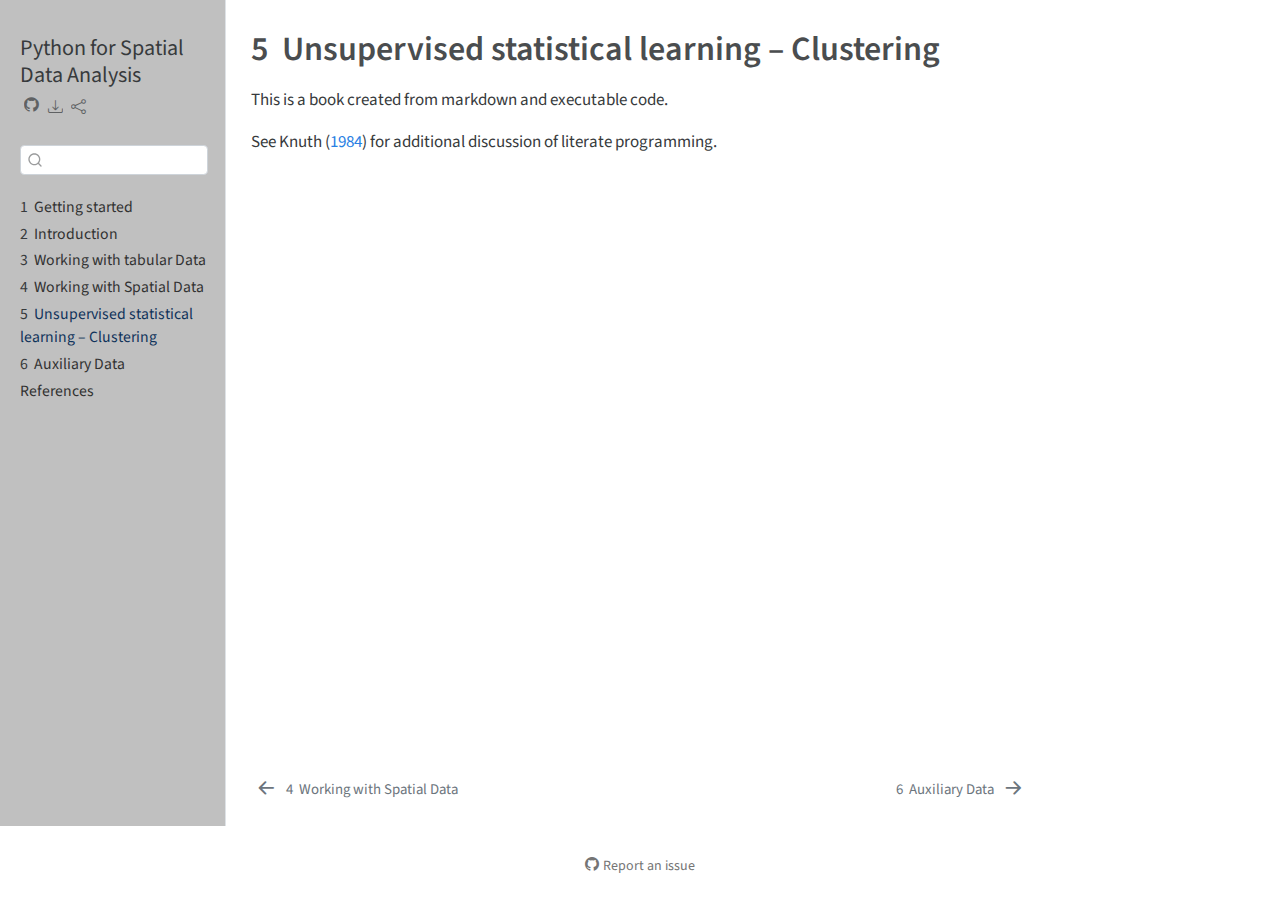
<file: USL_Clustering.html>
<!DOCTYPE html>
<html xmlns="http://www.w3.org/1999/xhtml" lang="en" xml:lang="en"><head>

<meta charset="utf-8">
<meta name="generator" content="quarto-1.3.433">

<meta name="viewport" content="width=device-width, initial-scale=1.0, user-scalable=yes">


<title>Python for Spatial Data Analysis - 5&nbsp; Unsupervised statistical learning – Clustering</title>
<style>
code{white-space: pre-wrap;}
span.smallcaps{font-variant: small-caps;}
div.columns{display: flex; gap: min(4vw, 1.5em);}
div.column{flex: auto; overflow-x: auto;}
div.hanging-indent{margin-left: 1.5em; text-indent: -1.5em;}
ul.task-list{list-style: none;}
ul.task-list li input[type="checkbox"] {
  width: 0.8em;
  margin: 0 0.8em 0.2em -1em; /* quarto-specific, see https://github.com/quarto-dev/quarto-cli/issues/4556 */ 
  vertical-align: middle;
}
/* CSS for citations */
div.csl-bib-body { }
div.csl-entry {
  clear: both;
}
.hanging-indent div.csl-entry {
  margin-left:2em;
  text-indent:-2em;
}
div.csl-left-margin {
  min-width:2em;
  float:left;
}
div.csl-right-inline {
  margin-left:2em;
  padding-left:1em;
}
div.csl-indent {
  margin-left: 2em;
}</style>


<script src="site_libs/quarto-nav/quarto-nav.js"></script>
<script src="site_libs/quarto-nav/headroom.min.js"></script>
<script src="site_libs/clipboard/clipboard.min.js"></script>
<script src="site_libs/quarto-search/autocomplete.umd.js"></script>
<script src="site_libs/quarto-search/fuse.min.js"></script>
<script src="site_libs/quarto-search/quarto-search.js"></script>
<meta name="quarto:offset" content="./">
<link href="./auxillary_data.html" rel="next">
<link href="./working_spat_data.html" rel="prev">
<link href="./img/favico.ico" rel="icon">
<script src="site_libs/quarto-html/quarto.js"></script>
<script src="site_libs/quarto-html/popper.min.js"></script>
<script src="site_libs/quarto-html/tippy.umd.min.js"></script>
<script src="site_libs/quarto-html/anchor.min.js"></script>
<link href="site_libs/quarto-html/tippy.css" rel="stylesheet">
<link href="site_libs/quarto-html/quarto-syntax-highlighting.css" rel="stylesheet" id="quarto-text-highlighting-styles">
<script src="site_libs/bootstrap/bootstrap.min.js"></script>
<link href="site_libs/bootstrap/bootstrap-icons.css" rel="stylesheet">
<link href="site_libs/bootstrap/bootstrap.min.css" rel="stylesheet" id="quarto-bootstrap" data-mode="light">
<script id="quarto-search-options" type="application/json">{
  "location": "sidebar",
  "copy-button": false,
  "collapse-after": 3,
  "panel-placement": "start",
  "type": "textbox",
  "limit": 20,
  "language": {
    "search-no-results-text": "No results",
    "search-matching-documents-text": "matching documents",
    "search-copy-link-title": "Copy link to search",
    "search-hide-matches-text": "Hide additional matches",
    "search-more-match-text": "more match in this document",
    "search-more-matches-text": "more matches in this document",
    "search-clear-button-title": "Clear",
    "search-detached-cancel-button-title": "Cancel",
    "search-submit-button-title": "Submit",
    "search-label": "Search"
  }
}</script>


<meta name="twitter:title" content="Python for Spatial Data Analysis - 5&nbsp; Unsupervised statistical learning – Clustering">
<meta name="twitter:description" content="">
<meta name="twitter:card" content="summary">
</head>

<body class="nav-sidebar docked">

<div id="quarto-search-results"></div>
  <header id="quarto-header" class="headroom fixed-top">
  <nav class="quarto-secondary-nav">
    <div class="container-fluid d-flex">
      <button type="button" class="quarto-btn-toggle btn" data-bs-toggle="collapse" data-bs-target="#quarto-sidebar,#quarto-sidebar-glass" aria-controls="quarto-sidebar" aria-expanded="false" aria-label="Toggle sidebar navigation" onclick="if (window.quartoToggleHeadroom) { window.quartoToggleHeadroom(); }">
        <i class="bi bi-layout-text-sidebar-reverse"></i>
      </button>
      <nav class="quarto-page-breadcrumbs" aria-label="breadcrumb"><ol class="breadcrumb"><li class="breadcrumb-item"><a href="./USL_Clustering.html"><span class="chapter-number">5</span>&nbsp; <span class="chapter-title">Unsupervised statistical learning – Clustering</span></a></li></ol></nav>
      <a class="flex-grow-1" role="button" data-bs-toggle="collapse" data-bs-target="#quarto-sidebar,#quarto-sidebar-glass" aria-controls="quarto-sidebar" aria-expanded="false" aria-label="Toggle sidebar navigation" onclick="if (window.quartoToggleHeadroom) { window.quartoToggleHeadroom(); }">      
      </a>
      <button type="button" class="btn quarto-search-button" aria-label="" onclick="window.quartoOpenSearch();">
        <i class="bi bi-search"></i>
      </button>
    </div>
  </nav>
</header>
<!-- content -->
<div id="quarto-content" class="quarto-container page-columns page-rows-contents page-layout-article">
<!-- sidebar -->
  <nav id="quarto-sidebar" class="sidebar collapse collapse-horizontal sidebar-navigation docked overflow-auto">
    <div class="pt-lg-2 mt-2 text-left sidebar-header">
    <div class="sidebar-title mb-0 py-0">
      <a href="./">Python for Spatial Data Analysis</a> 
        <div class="sidebar-tools-main tools-wide">
    <a href="https://github.com/mfbenitezp/PY4SA" rel="" title="Source Code" class="quarto-navigation-tool px-1" aria-label="Source Code"><i class="bi bi-github"></i></a>
    <div class="dropdown">
      <a href="" title="Download" id="quarto-navigation-tool-dropdown-0" class="quarto-navigation-tool dropdown-toggle px-1" data-bs-toggle="dropdown" aria-expanded="false" aria-label="Download"><i class="bi bi-download"></i></a>
      <ul class="dropdown-menu" aria-labelledby="quarto-navigation-tool-dropdown-0">
          <li>
            <a class="dropdown-item sidebar-tools-main-item" href="./Python-for-Spatial-Data-Analysis.pdf">
              <i class="bi bi-bi-file-pdf pe-1"></i>
            Download PDF
            </a>
          </li>
          <li>
            <a class="dropdown-item sidebar-tools-main-item" href="./Python-for-Spatial-Data-Analysis.epub">
              <i class="bi bi-bi-journal pe-1"></i>
            Download ePub
            </a>
          </li>
      </ul>
    </div>
    <div class="dropdown">
      <a href="" title="Share" id="quarto-navigation-tool-dropdown-1" class="quarto-navigation-tool dropdown-toggle px-1" data-bs-toggle="dropdown" aria-expanded="false" aria-label="Share"><i class="bi bi-share"></i></a>
      <ul class="dropdown-menu" aria-labelledby="quarto-navigation-tool-dropdown-1">
          <li>
            <a class="dropdown-item sidebar-tools-main-item" href="https://twitter.com/intent/tweet?url=|url|">
              <i class="bi bi-bi-twitter pe-1"></i>
            Twitter
            </a>
          </li>
          <li>
            <a class="dropdown-item sidebar-tools-main-item" href="https://www.linkedin.com/sharing/share-offsite/?url=|url|">
              <i class="bi bi-bi-linkedin pe-1"></i>
            LinkedIn
            </a>
          </li>
      </ul>
    </div>
</div>
    </div>
      </div>
        <div class="mt-2 flex-shrink-0 align-items-center">
        <div class="sidebar-search">
        <div id="quarto-search" class="" title="Search"></div>
        </div>
        </div>
    <div class="sidebar-menu-container"> 
    <ul class="list-unstyled mt-1">
        <li class="sidebar-item">
  <div class="sidebar-item-container"> 
  <a href="./index.html" class="sidebar-item-text sidebar-link">
 <span class="menu-text"><span class="chapter-number">1</span>&nbsp; <span class="chapter-title">Getting started</span></span></a>
  </div>
</li>
        <li class="sidebar-item">
  <div class="sidebar-item-container"> 
  <a href="./intro.html" class="sidebar-item-text sidebar-link">
 <span class="menu-text"><span class="chapter-number">2</span>&nbsp; <span class="chapter-title">Introduction</span></span></a>
  </div>
</li>
        <li class="sidebar-item">
  <div class="sidebar-item-container"> 
  <a href="./working_tab_data.html" class="sidebar-item-text sidebar-link">
 <span class="menu-text"><span class="chapter-number">3</span>&nbsp; <span class="chapter-title">Working with tabular Data</span></span></a>
  </div>
</li>
        <li class="sidebar-item">
  <div class="sidebar-item-container"> 
  <a href="./working_spat_data.html" class="sidebar-item-text sidebar-link">
 <span class="menu-text"><span class="chapter-number">4</span>&nbsp; <span class="chapter-title">Working with Spatial Data</span></span></a>
  </div>
</li>
        <li class="sidebar-item">
  <div class="sidebar-item-container"> 
  <a href="./USL_Clustering.html" class="sidebar-item-text sidebar-link active">
 <span class="menu-text"><span class="chapter-number">5</span>&nbsp; <span class="chapter-title">Unsupervised statistical learning – Clustering</span></span></a>
  </div>
</li>
        <li class="sidebar-item">
  <div class="sidebar-item-container"> 
  <a href="./auxillary_data.html" class="sidebar-item-text sidebar-link">
 <span class="menu-text"><span class="chapter-number">6</span>&nbsp; <span class="chapter-title">Auxiliary Data</span></span></a>
  </div>
</li>
        <li class="sidebar-item">
  <div class="sidebar-item-container"> 
  <a href="./references.html" class="sidebar-item-text sidebar-link">
 <span class="menu-text">References</span></a>
  </div>
</li>
    </ul>
    </div>
</nav>
<div id="quarto-sidebar-glass" data-bs-toggle="collapse" data-bs-target="#quarto-sidebar,#quarto-sidebar-glass"></div>
<!-- margin-sidebar -->
    <div id="quarto-margin-sidebar" class="sidebar margin-sidebar">
        
    </div>
<!-- main -->
<main class="content" id="quarto-document-content">

<header id="title-block-header" class="quarto-title-block default">
<div class="quarto-title">
<h1 class="title"><span class="chapter-number">5</span>&nbsp; <span class="chapter-title">Unsupervised statistical learning – Clustering</span></h1>
</div>



<div class="quarto-title-meta">

    
  
    
  </div>
  

</header>

<p>This is a book created from markdown and executable code.</p>
<p>See <span class="citation" data-cites="knuth84">Knuth (<a href="references.html#ref-knuth84" role="doc-biblioref">1984</a>)</span> for additional discussion of literate programming.</p>


<div id="refs" class="references csl-bib-body hanging-indent" role="list" style="display: none">
<div id="ref-knuth84" class="csl-entry" role="listitem">
Knuth, Donald E. 1984. <span>“Literate Programming.”</span> <em>Comput. J.</em> 27 (2): 97–111. <a href="https://doi.org/10.1093/comjnl/27.2.97">https://doi.org/10.1093/comjnl/27.2.97</a>.
</div>
</div>

</main> <!-- /main -->
<script id="quarto-html-after-body" type="application/javascript">
window.document.addEventListener("DOMContentLoaded", function (event) {
  const toggleBodyColorMode = (bsSheetEl) => {
    const mode = bsSheetEl.getAttribute("data-mode");
    const bodyEl = window.document.querySelector("body");
    if (mode === "dark") {
      bodyEl.classList.add("quarto-dark");
      bodyEl.classList.remove("quarto-light");
    } else {
      bodyEl.classList.add("quarto-light");
      bodyEl.classList.remove("quarto-dark");
    }
  }
  const toggleBodyColorPrimary = () => {
    const bsSheetEl = window.document.querySelector("link#quarto-bootstrap");
    if (bsSheetEl) {
      toggleBodyColorMode(bsSheetEl);
    }
  }
  toggleBodyColorPrimary();  
  const icon = "";
  const anchorJS = new window.AnchorJS();
  anchorJS.options = {
    placement: 'right',
    icon: icon
  };
  anchorJS.add('.anchored');
  const isCodeAnnotation = (el) => {
    for (const clz of el.classList) {
      if (clz.startsWith('code-annotation-')) {                     
        return true;
      }
    }
    return false;
  }
  const clipboard = new window.ClipboardJS('.code-copy-button', {
    text: function(trigger) {
      const codeEl = trigger.previousElementSibling.cloneNode(true);
      for (const childEl of codeEl.children) {
        if (isCodeAnnotation(childEl)) {
          childEl.remove();
        }
      }
      return codeEl.innerText;
    }
  });
  clipboard.on('success', function(e) {
    // button target
    const button = e.trigger;
    // don't keep focus
    button.blur();
    // flash "checked"
    button.classList.add('code-copy-button-checked');
    var currentTitle = button.getAttribute("title");
    button.setAttribute("title", "Copied!");
    let tooltip;
    if (window.bootstrap) {
      button.setAttribute("data-bs-toggle", "tooltip");
      button.setAttribute("data-bs-placement", "left");
      button.setAttribute("data-bs-title", "Copied!");
      tooltip = new bootstrap.Tooltip(button, 
        { trigger: "manual", 
          customClass: "code-copy-button-tooltip",
          offset: [0, -8]});
      tooltip.show();    
    }
    setTimeout(function() {
      if (tooltip) {
        tooltip.hide();
        button.removeAttribute("data-bs-title");
        button.removeAttribute("data-bs-toggle");
        button.removeAttribute("data-bs-placement");
      }
      button.setAttribute("title", currentTitle);
      button.classList.remove('code-copy-button-checked');
    }, 1000);
    // clear code selection
    e.clearSelection();
  });
  function tippyHover(el, contentFn) {
    const config = {
      allowHTML: true,
      content: contentFn,
      maxWidth: 500,
      delay: 100,
      arrow: false,
      appendTo: function(el) {
          return el.parentElement;
      },
      interactive: true,
      interactiveBorder: 10,
      theme: 'quarto',
      placement: 'bottom-start'
    };
    window.tippy(el, config); 
  }
  const noterefs = window.document.querySelectorAll('a[role="doc-noteref"]');
  for (var i=0; i<noterefs.length; i++) {
    const ref = noterefs[i];
    tippyHover(ref, function() {
      // use id or data attribute instead here
      let href = ref.getAttribute('data-footnote-href') || ref.getAttribute('href');
      try { href = new URL(href).hash; } catch {}
      const id = href.replace(/^#\/?/, "");
      const note = window.document.getElementById(id);
      return note.innerHTML;
    });
  }
      let selectedAnnoteEl;
      const selectorForAnnotation = ( cell, annotation) => {
        let cellAttr = 'data-code-cell="' + cell + '"';
        let lineAttr = 'data-code-annotation="' +  annotation + '"';
        const selector = 'span[' + cellAttr + '][' + lineAttr + ']';
        return selector;
      }
      const selectCodeLines = (annoteEl) => {
        const doc = window.document;
        const targetCell = annoteEl.getAttribute("data-target-cell");
        const targetAnnotation = annoteEl.getAttribute("data-target-annotation");
        const annoteSpan = window.document.querySelector(selectorForAnnotation(targetCell, targetAnnotation));
        const lines = annoteSpan.getAttribute("data-code-lines").split(",");
        const lineIds = lines.map((line) => {
          return targetCell + "-" + line;
        })
        let top = null;
        let height = null;
        let parent = null;
        if (lineIds.length > 0) {
            //compute the position of the single el (top and bottom and make a div)
            const el = window.document.getElementById(lineIds[0]);
            top = el.offsetTop;
            height = el.offsetHeight;
            parent = el.parentElement.parentElement;
          if (lineIds.length > 1) {
            const lastEl = window.document.getElementById(lineIds[lineIds.length - 1]);
            const bottom = lastEl.offsetTop + lastEl.offsetHeight;
            height = bottom - top;
          }
          if (top !== null && height !== null && parent !== null) {
            // cook up a div (if necessary) and position it 
            let div = window.document.getElementById("code-annotation-line-highlight");
            if (div === null) {
              div = window.document.createElement("div");
              div.setAttribute("id", "code-annotation-line-highlight");
              div.style.position = 'absolute';
              parent.appendChild(div);
            }
            div.style.top = top - 2 + "px";
            div.style.height = height + 4 + "px";
            let gutterDiv = window.document.getElementById("code-annotation-line-highlight-gutter");
            if (gutterDiv === null) {
              gutterDiv = window.document.createElement("div");
              gutterDiv.setAttribute("id", "code-annotation-line-highlight-gutter");
              gutterDiv.style.position = 'absolute';
              const codeCell = window.document.getElementById(targetCell);
              const gutter = codeCell.querySelector('.code-annotation-gutter');
              gutter.appendChild(gutterDiv);
            }
            gutterDiv.style.top = top - 2 + "px";
            gutterDiv.style.height = height + 4 + "px";
          }
          selectedAnnoteEl = annoteEl;
        }
      };
      const unselectCodeLines = () => {
        const elementsIds = ["code-annotation-line-highlight", "code-annotation-line-highlight-gutter"];
        elementsIds.forEach((elId) => {
          const div = window.document.getElementById(elId);
          if (div) {
            div.remove();
          }
        });
        selectedAnnoteEl = undefined;
      };
      // Attach click handler to the DT
      const annoteDls = window.document.querySelectorAll('dt[data-target-cell]');
      for (const annoteDlNode of annoteDls) {
        annoteDlNode.addEventListener('click', (event) => {
          const clickedEl = event.target;
          if (clickedEl !== selectedAnnoteEl) {
            unselectCodeLines();
            const activeEl = window.document.querySelector('dt[data-target-cell].code-annotation-active');
            if (activeEl) {
              activeEl.classList.remove('code-annotation-active');
            }
            selectCodeLines(clickedEl);
            clickedEl.classList.add('code-annotation-active');
          } else {
            // Unselect the line
            unselectCodeLines();
            clickedEl.classList.remove('code-annotation-active');
          }
        });
      }
  const findCites = (el) => {
    const parentEl = el.parentElement;
    if (parentEl) {
      const cites = parentEl.dataset.cites;
      if (cites) {
        return {
          el,
          cites: cites.split(' ')
        };
      } else {
        return findCites(el.parentElement)
      }
    } else {
      return undefined;
    }
  };
  var bibliorefs = window.document.querySelectorAll('a[role="doc-biblioref"]');
  for (var i=0; i<bibliorefs.length; i++) {
    const ref = bibliorefs[i];
    const citeInfo = findCites(ref);
    if (citeInfo) {
      tippyHover(citeInfo.el, function() {
        var popup = window.document.createElement('div');
        citeInfo.cites.forEach(function(cite) {
          var citeDiv = window.document.createElement('div');
          citeDiv.classList.add('hanging-indent');
          citeDiv.classList.add('csl-entry');
          var biblioDiv = window.document.getElementById('ref-' + cite);
          if (biblioDiv) {
            citeDiv.innerHTML = biblioDiv.innerHTML;
          }
          popup.appendChild(citeDiv);
        });
        return popup.innerHTML;
      });
    }
  }
});
</script>
<nav class="page-navigation">
  <div class="nav-page nav-page-previous">
      <a href="./working_spat_data.html" class="pagination-link">
        <i class="bi bi-arrow-left-short"></i> <span class="nav-page-text"><span class="chapter-number">4</span>&nbsp; <span class="chapter-title">Working with Spatial Data</span></span>
      </a>          
  </div>
  <div class="nav-page nav-page-next">
      <a href="./auxillary_data.html" class="pagination-link">
        <span class="nav-page-text"><span class="chapter-number">6</span>&nbsp; <span class="chapter-title">Auxiliary Data</span></span> <i class="bi bi-arrow-right-short"></i>
      </a>
  </div>
</nav>
</div> <!-- /content -->



<footer class="footer"><div class="nav-footer"><div class="nav-footer-center"><div class="toc-actions"><div><i class="bi bi-github"></i></div><div class="action-links"><p><a href="https://github.com/mfbenitezp/PY4SA/issues/new" class="toc-action">Report an issue</a></p></div></div></div></div></footer></body></html>
</file>
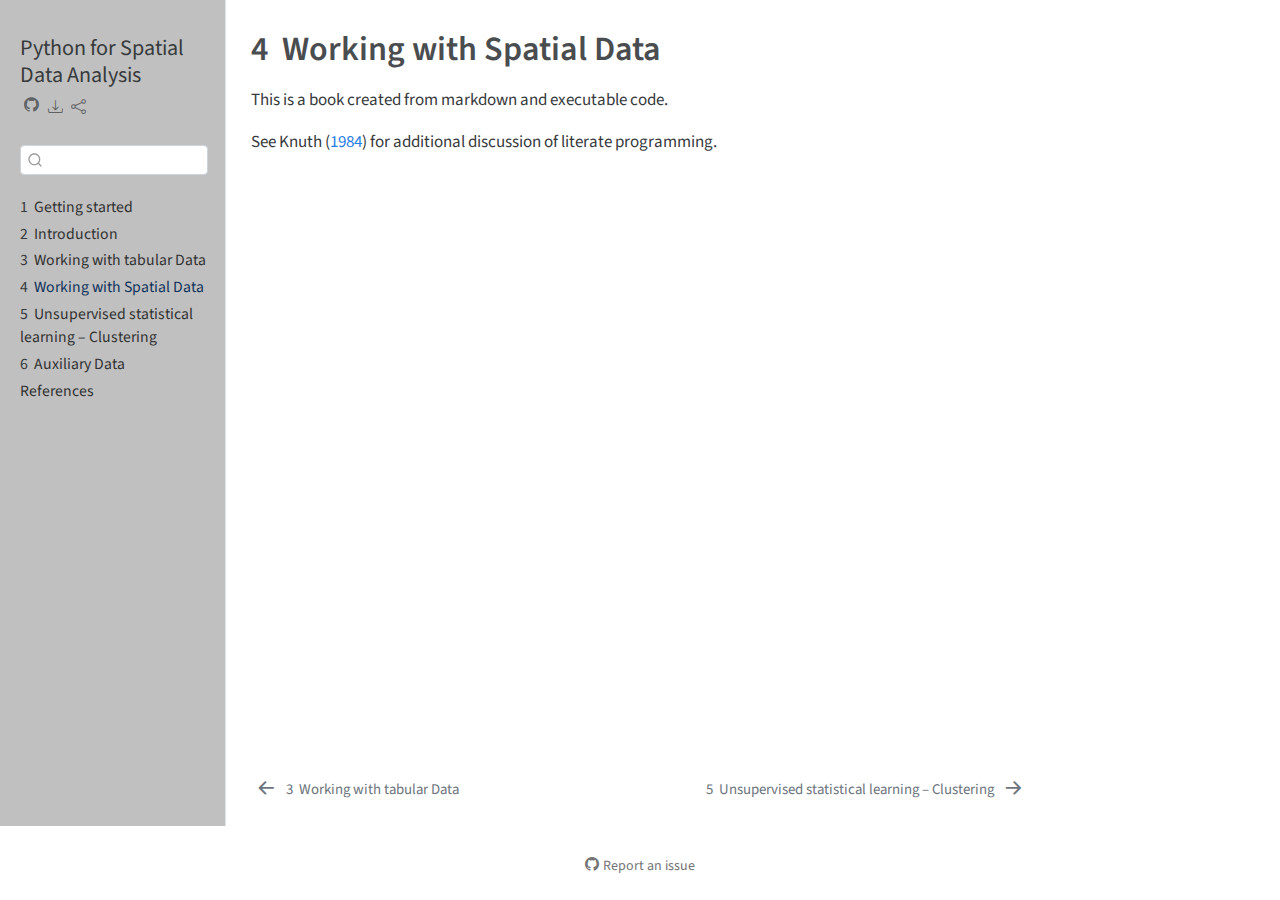
<file: working_spat_data.html>
<!DOCTYPE html>
<html xmlns="http://www.w3.org/1999/xhtml" lang="en" xml:lang="en"><head>

<meta charset="utf-8">
<meta name="generator" content="quarto-1.3.433">

<meta name="viewport" content="width=device-width, initial-scale=1.0, user-scalable=yes">


<title>Python for Spatial Data Analysis - 4&nbsp; Working with Spatial Data</title>
<style>
code{white-space: pre-wrap;}
span.smallcaps{font-variant: small-caps;}
div.columns{display: flex; gap: min(4vw, 1.5em);}
div.column{flex: auto; overflow-x: auto;}
div.hanging-indent{margin-left: 1.5em; text-indent: -1.5em;}
ul.task-list{list-style: none;}
ul.task-list li input[type="checkbox"] {
  width: 0.8em;
  margin: 0 0.8em 0.2em -1em; /* quarto-specific, see https://github.com/quarto-dev/quarto-cli/issues/4556 */ 
  vertical-align: middle;
}
/* CSS for citations */
div.csl-bib-body { }
div.csl-entry {
  clear: both;
}
.hanging-indent div.csl-entry {
  margin-left:2em;
  text-indent:-2em;
}
div.csl-left-margin {
  min-width:2em;
  float:left;
}
div.csl-right-inline {
  margin-left:2em;
  padding-left:1em;
}
div.csl-indent {
  margin-left: 2em;
}</style>


<script src="site_libs/quarto-nav/quarto-nav.js"></script>
<script src="site_libs/quarto-nav/headroom.min.js"></script>
<script src="site_libs/clipboard/clipboard.min.js"></script>
<script src="site_libs/quarto-search/autocomplete.umd.js"></script>
<script src="site_libs/quarto-search/fuse.min.js"></script>
<script src="site_libs/quarto-search/quarto-search.js"></script>
<meta name="quarto:offset" content="./">
<link href="./USL_Clustering.html" rel="next">
<link href="./working_tab_data.html" rel="prev">
<link href="./img/favico.ico" rel="icon">
<script src="site_libs/quarto-html/quarto.js"></script>
<script src="site_libs/quarto-html/popper.min.js"></script>
<script src="site_libs/quarto-html/tippy.umd.min.js"></script>
<script src="site_libs/quarto-html/anchor.min.js"></script>
<link href="site_libs/quarto-html/tippy.css" rel="stylesheet">
<link href="site_libs/quarto-html/quarto-syntax-highlighting.css" rel="stylesheet" id="quarto-text-highlighting-styles">
<script src="site_libs/bootstrap/bootstrap.min.js"></script>
<link href="site_libs/bootstrap/bootstrap-icons.css" rel="stylesheet">
<link href="site_libs/bootstrap/bootstrap.min.css" rel="stylesheet" id="quarto-bootstrap" data-mode="light">
<script id="quarto-search-options" type="application/json">{
  "location": "sidebar",
  "copy-button": false,
  "collapse-after": 3,
  "panel-placement": "start",
  "type": "textbox",
  "limit": 20,
  "language": {
    "search-no-results-text": "No results",
    "search-matching-documents-text": "matching documents",
    "search-copy-link-title": "Copy link to search",
    "search-hide-matches-text": "Hide additional matches",
    "search-more-match-text": "more match in this document",
    "search-more-matches-text": "more matches in this document",
    "search-clear-button-title": "Clear",
    "search-detached-cancel-button-title": "Cancel",
    "search-submit-button-title": "Submit",
    "search-label": "Search"
  }
}</script>


<meta name="twitter:title" content="Python for Spatial Data Analysis - 4&nbsp; Working with Spatial Data">
<meta name="twitter:description" content="">
<meta name="twitter:card" content="summary">
</head>

<body class="nav-sidebar docked">

<div id="quarto-search-results"></div>
  <header id="quarto-header" class="headroom fixed-top">
  <nav class="quarto-secondary-nav">
    <div class="container-fluid d-flex">
      <button type="button" class="quarto-btn-toggle btn" data-bs-toggle="collapse" data-bs-target="#quarto-sidebar,#quarto-sidebar-glass" aria-controls="quarto-sidebar" aria-expanded="false" aria-label="Toggle sidebar navigation" onclick="if (window.quartoToggleHeadroom) { window.quartoToggleHeadroom(); }">
        <i class="bi bi-layout-text-sidebar-reverse"></i>
      </button>
      <nav class="quarto-page-breadcrumbs" aria-label="breadcrumb"><ol class="breadcrumb"><li class="breadcrumb-item"><a href="./working_spat_data.html"><span class="chapter-number">4</span>&nbsp; <span class="chapter-title">Working with Spatial Data</span></a></li></ol></nav>
      <a class="flex-grow-1" role="button" data-bs-toggle="collapse" data-bs-target="#quarto-sidebar,#quarto-sidebar-glass" aria-controls="quarto-sidebar" aria-expanded="false" aria-label="Toggle sidebar navigation" onclick="if (window.quartoToggleHeadroom) { window.quartoToggleHeadroom(); }">      
      </a>
      <button type="button" class="btn quarto-search-button" aria-label="" onclick="window.quartoOpenSearch();">
        <i class="bi bi-search"></i>
      </button>
    </div>
  </nav>
</header>
<!-- content -->
<div id="quarto-content" class="quarto-container page-columns page-rows-contents page-layout-article">
<!-- sidebar -->
  <nav id="quarto-sidebar" class="sidebar collapse collapse-horizontal sidebar-navigation docked overflow-auto">
    <div class="pt-lg-2 mt-2 text-left sidebar-header">
    <div class="sidebar-title mb-0 py-0">
      <a href="./">Python for Spatial Data Analysis</a> 
        <div class="sidebar-tools-main tools-wide">
    <a href="https://github.com/mfbenitezp/PY4SA" rel="" title="Source Code" class="quarto-navigation-tool px-1" aria-label="Source Code"><i class="bi bi-github"></i></a>
    <div class="dropdown">
      <a href="" title="Download" id="quarto-navigation-tool-dropdown-0" class="quarto-navigation-tool dropdown-toggle px-1" data-bs-toggle="dropdown" aria-expanded="false" aria-label="Download"><i class="bi bi-download"></i></a>
      <ul class="dropdown-menu" aria-labelledby="quarto-navigation-tool-dropdown-0">
          <li>
            <a class="dropdown-item sidebar-tools-main-item" href="./Python-for-Spatial-Data-Analysis.pdf">
              <i class="bi bi-bi-file-pdf pe-1"></i>
            Download PDF
            </a>
          </li>
          <li>
            <a class="dropdown-item sidebar-tools-main-item" href="./Python-for-Spatial-Data-Analysis.epub">
              <i class="bi bi-bi-journal pe-1"></i>
            Download ePub
            </a>
          </li>
      </ul>
    </div>
    <div class="dropdown">
      <a href="" title="Share" id="quarto-navigation-tool-dropdown-1" class="quarto-navigation-tool dropdown-toggle px-1" data-bs-toggle="dropdown" aria-expanded="false" aria-label="Share"><i class="bi bi-share"></i></a>
      <ul class="dropdown-menu" aria-labelledby="quarto-navigation-tool-dropdown-1">
          <li>
            <a class="dropdown-item sidebar-tools-main-item" href="https://twitter.com/intent/tweet?url=|url|">
              <i class="bi bi-bi-twitter pe-1"></i>
            Twitter
            </a>
          </li>
          <li>
            <a class="dropdown-item sidebar-tools-main-item" href="https://www.linkedin.com/sharing/share-offsite/?url=|url|">
              <i class="bi bi-bi-linkedin pe-1"></i>
            LinkedIn
            </a>
          </li>
      </ul>
    </div>
</div>
    </div>
      </div>
        <div class="mt-2 flex-shrink-0 align-items-center">
        <div class="sidebar-search">
        <div id="quarto-search" class="" title="Search"></div>
        </div>
        </div>
    <div class="sidebar-menu-container"> 
    <ul class="list-unstyled mt-1">
        <li class="sidebar-item">
  <div class="sidebar-item-container"> 
  <a href="./index.html" class="sidebar-item-text sidebar-link">
 <span class="menu-text"><span class="chapter-number">1</span>&nbsp; <span class="chapter-title">Getting started</span></span></a>
  </div>
</li>
        <li class="sidebar-item">
  <div class="sidebar-item-container"> 
  <a href="./intro.html" class="sidebar-item-text sidebar-link">
 <span class="menu-text"><span class="chapter-number">2</span>&nbsp; <span class="chapter-title">Introduction</span></span></a>
  </div>
</li>
        <li class="sidebar-item">
  <div class="sidebar-item-container"> 
  <a href="./working_tab_data.html" class="sidebar-item-text sidebar-link">
 <span class="menu-text"><span class="chapter-number">3</span>&nbsp; <span class="chapter-title">Working with tabular Data</span></span></a>
  </div>
</li>
        <li class="sidebar-item">
  <div class="sidebar-item-container"> 
  <a href="./working_spat_data.html" class="sidebar-item-text sidebar-link active">
 <span class="menu-text"><span class="chapter-number">4</span>&nbsp; <span class="chapter-title">Working with Spatial Data</span></span></a>
  </div>
</li>
        <li class="sidebar-item">
  <div class="sidebar-item-container"> 
  <a href="./USL_Clustering.html" class="sidebar-item-text sidebar-link">
 <span class="menu-text"><span class="chapter-number">5</span>&nbsp; <span class="chapter-title">Unsupervised statistical learning – Clustering</span></span></a>
  </div>
</li>
        <li class="sidebar-item">
  <div class="sidebar-item-container"> 
  <a href="./auxillary_data.html" class="sidebar-item-text sidebar-link">
 <span class="menu-text"><span class="chapter-number">6</span>&nbsp; <span class="chapter-title">Auxiliary Data</span></span></a>
  </div>
</li>
        <li class="sidebar-item">
  <div class="sidebar-item-container"> 
  <a href="./references.html" class="sidebar-item-text sidebar-link">
 <span class="menu-text">References</span></a>
  </div>
</li>
    </ul>
    </div>
</nav>
<div id="quarto-sidebar-glass" data-bs-toggle="collapse" data-bs-target="#quarto-sidebar,#quarto-sidebar-glass"></div>
<!-- margin-sidebar -->
    <div id="quarto-margin-sidebar" class="sidebar margin-sidebar">
        
    </div>
<!-- main -->
<main class="content" id="quarto-document-content">

<header id="title-block-header" class="quarto-title-block default">
<div class="quarto-title">
<h1 class="title"><span class="chapter-number">4</span>&nbsp; <span class="chapter-title">Working with Spatial Data</span></h1>
</div>



<div class="quarto-title-meta">

    
  
    
  </div>
  

</header>

<p>This is a book created from markdown and executable code.</p>
<p>See <span class="citation" data-cites="knuth84">Knuth (<a href="references.html#ref-knuth84" role="doc-biblioref">1984</a>)</span> for additional discussion of literate programming.</p>


<div id="refs" class="references csl-bib-body hanging-indent" role="list" style="display: none">
<div id="ref-knuth84" class="csl-entry" role="listitem">
Knuth, Donald E. 1984. <span>“Literate Programming.”</span> <em>Comput. J.</em> 27 (2): 97–111. <a href="https://doi.org/10.1093/comjnl/27.2.97">https://doi.org/10.1093/comjnl/27.2.97</a>.
</div>
</div>

</main> <!-- /main -->
<script id="quarto-html-after-body" type="application/javascript">
window.document.addEventListener("DOMContentLoaded", function (event) {
  const toggleBodyColorMode = (bsSheetEl) => {
    const mode = bsSheetEl.getAttribute("data-mode");
    const bodyEl = window.document.querySelector("body");
    if (mode === "dark") {
      bodyEl.classList.add("quarto-dark");
      bodyEl.classList.remove("quarto-light");
    } else {
      bodyEl.classList.add("quarto-light");
      bodyEl.classList.remove("quarto-dark");
    }
  }
  const toggleBodyColorPrimary = () => {
    const bsSheetEl = window.document.querySelector("link#quarto-bootstrap");
    if (bsSheetEl) {
      toggleBodyColorMode(bsSheetEl);
    }
  }
  toggleBodyColorPrimary();  
  const icon = "";
  const anchorJS = new window.AnchorJS();
  anchorJS.options = {
    placement: 'right',
    icon: icon
  };
  anchorJS.add('.anchored');
  const isCodeAnnotation = (el) => {
    for (const clz of el.classList) {
      if (clz.startsWith('code-annotation-')) {                     
        return true;
      }
    }
    return false;
  }
  const clipboard = new window.ClipboardJS('.code-copy-button', {
    text: function(trigger) {
      const codeEl = trigger.previousElementSibling.cloneNode(true);
      for (const childEl of codeEl.children) {
        if (isCodeAnnotation(childEl)) {
          childEl.remove();
        }
      }
      return codeEl.innerText;
    }
  });
  clipboard.on('success', function(e) {
    // button target
    const button = e.trigger;
    // don't keep focus
    button.blur();
    // flash "checked"
    button.classList.add('code-copy-button-checked');
    var currentTitle = button.getAttribute("title");
    button.setAttribute("title", "Copied!");
    let tooltip;
    if (window.bootstrap) {
      button.setAttribute("data-bs-toggle", "tooltip");
      button.setAttribute("data-bs-placement", "left");
      button.setAttribute("data-bs-title", "Copied!");
      tooltip = new bootstrap.Tooltip(button, 
        { trigger: "manual", 
          customClass: "code-copy-button-tooltip",
          offset: [0, -8]});
      tooltip.show();    
    }
    setTimeout(function() {
      if (tooltip) {
        tooltip.hide();
        button.removeAttribute("data-bs-title");
        button.removeAttribute("data-bs-toggle");
        button.removeAttribute("data-bs-placement");
      }
      button.setAttribute("title", currentTitle);
      button.classList.remove('code-copy-button-checked');
    }, 1000);
    // clear code selection
    e.clearSelection();
  });
  function tippyHover(el, contentFn) {
    const config = {
      allowHTML: true,
      content: contentFn,
      maxWidth: 500,
      delay: 100,
      arrow: false,
      appendTo: function(el) {
          return el.parentElement;
      },
      interactive: true,
      interactiveBorder: 10,
      theme: 'quarto',
      placement: 'bottom-start'
    };
    window.tippy(el, config); 
  }
  const noterefs = window.document.querySelectorAll('a[role="doc-noteref"]');
  for (var i=0; i<noterefs.length; i++) {
    const ref = noterefs[i];
    tippyHover(ref, function() {
      // use id or data attribute instead here
      let href = ref.getAttribute('data-footnote-href') || ref.getAttribute('href');
      try { href = new URL(href).hash; } catch {}
      const id = href.replace(/^#\/?/, "");
      const note = window.document.getElementById(id);
      return note.innerHTML;
    });
  }
      let selectedAnnoteEl;
      const selectorForAnnotation = ( cell, annotation) => {
        let cellAttr = 'data-code-cell="' + cell + '"';
        let lineAttr = 'data-code-annotation="' +  annotation + '"';
        const selector = 'span[' + cellAttr + '][' + lineAttr + ']';
        return selector;
      }
      const selectCodeLines = (annoteEl) => {
        const doc = window.document;
        const targetCell = annoteEl.getAttribute("data-target-cell");
        const targetAnnotation = annoteEl.getAttribute("data-target-annotation");
        const annoteSpan = window.document.querySelector(selectorForAnnotation(targetCell, targetAnnotation));
        const lines = annoteSpan.getAttribute("data-code-lines").split(",");
        const lineIds = lines.map((line) => {
          return targetCell + "-" + line;
        })
        let top = null;
        let height = null;
        let parent = null;
        if (lineIds.length > 0) {
            //compute the position of the single el (top and bottom and make a div)
            const el = window.document.getElementById(lineIds[0]);
            top = el.offsetTop;
            height = el.offsetHeight;
            parent = el.parentElement.parentElement;
          if (lineIds.length > 1) {
            const lastEl = window.document.getElementById(lineIds[lineIds.length - 1]);
            const bottom = lastEl.offsetTop + lastEl.offsetHeight;
            height = bottom - top;
          }
          if (top !== null && height !== null && parent !== null) {
            // cook up a div (if necessary) and position it 
            let div = window.document.getElementById("code-annotation-line-highlight");
            if (div === null) {
              div = window.document.createElement("div");
              div.setAttribute("id", "code-annotation-line-highlight");
              div.style.position = 'absolute';
              parent.appendChild(div);
            }
            div.style.top = top - 2 + "px";
            div.style.height = height + 4 + "px";
            let gutterDiv = window.document.getElementById("code-annotation-line-highlight-gutter");
            if (gutterDiv === null) {
              gutterDiv = window.document.createElement("div");
              gutterDiv.setAttribute("id", "code-annotation-line-highlight-gutter");
              gutterDiv.style.position = 'absolute';
              const codeCell = window.document.getElementById(targetCell);
              const gutter = codeCell.querySelector('.code-annotation-gutter');
              gutter.appendChild(gutterDiv);
            }
            gutterDiv.style.top = top - 2 + "px";
            gutterDiv.style.height = height + 4 + "px";
          }
          selectedAnnoteEl = annoteEl;
        }
      };
      const unselectCodeLines = () => {
        const elementsIds = ["code-annotation-line-highlight", "code-annotation-line-highlight-gutter"];
        elementsIds.forEach((elId) => {
          const div = window.document.getElementById(elId);
          if (div) {
            div.remove();
          }
        });
        selectedAnnoteEl = undefined;
      };
      // Attach click handler to the DT
      const annoteDls = window.document.querySelectorAll('dt[data-target-cell]');
      for (const annoteDlNode of annoteDls) {
        annoteDlNode.addEventListener('click', (event) => {
          const clickedEl = event.target;
          if (clickedEl !== selectedAnnoteEl) {
            unselectCodeLines();
            const activeEl = window.document.querySelector('dt[data-target-cell].code-annotation-active');
            if (activeEl) {
              activeEl.classList.remove('code-annotation-active');
            }
            selectCodeLines(clickedEl);
            clickedEl.classList.add('code-annotation-active');
          } else {
            // Unselect the line
            unselectCodeLines();
            clickedEl.classList.remove('code-annotation-active');
          }
        });
      }
  const findCites = (el) => {
    const parentEl = el.parentElement;
    if (parentEl) {
      const cites = parentEl.dataset.cites;
      if (cites) {
        return {
          el,
          cites: cites.split(' ')
        };
      } else {
        return findCites(el.parentElement)
      }
    } else {
      return undefined;
    }
  };
  var bibliorefs = window.document.querySelectorAll('a[role="doc-biblioref"]');
  for (var i=0; i<bibliorefs.length; i++) {
    const ref = bibliorefs[i];
    const citeInfo = findCites(ref);
    if (citeInfo) {
      tippyHover(citeInfo.el, function() {
        var popup = window.document.createElement('div');
        citeInfo.cites.forEach(function(cite) {
          var citeDiv = window.document.createElement('div');
          citeDiv.classList.add('hanging-indent');
          citeDiv.classList.add('csl-entry');
          var biblioDiv = window.document.getElementById('ref-' + cite);
          if (biblioDiv) {
            citeDiv.innerHTML = biblioDiv.innerHTML;
          }
          popup.appendChild(citeDiv);
        });
        return popup.innerHTML;
      });
    }
  }
});
</script>
<nav class="page-navigation">
  <div class="nav-page nav-page-previous">
      <a href="./working_tab_data.html" class="pagination-link">
        <i class="bi bi-arrow-left-short"></i> <span class="nav-page-text"><span class="chapter-number">3</span>&nbsp; <span class="chapter-title">Working with tabular Data</span></span>
      </a>          
  </div>
  <div class="nav-page nav-page-next">
      <a href="./USL_Clustering.html" class="pagination-link">
        <span class="nav-page-text"><span class="chapter-number">5</span>&nbsp; <span class="chapter-title">Unsupervised statistical learning – Clustering</span></span> <i class="bi bi-arrow-right-short"></i>
      </a>
  </div>
</nav>
</div> <!-- /content -->



<footer class="footer"><div class="nav-footer"><div class="nav-footer-center"><div class="toc-actions"><div><i class="bi bi-github"></i></div><div class="action-links"><p><a href="https://github.com/mfbenitezp/PY4SA/issues/new" class="toc-action">Report an issue</a></p></div></div></div></div></footer></body></html>
</file>
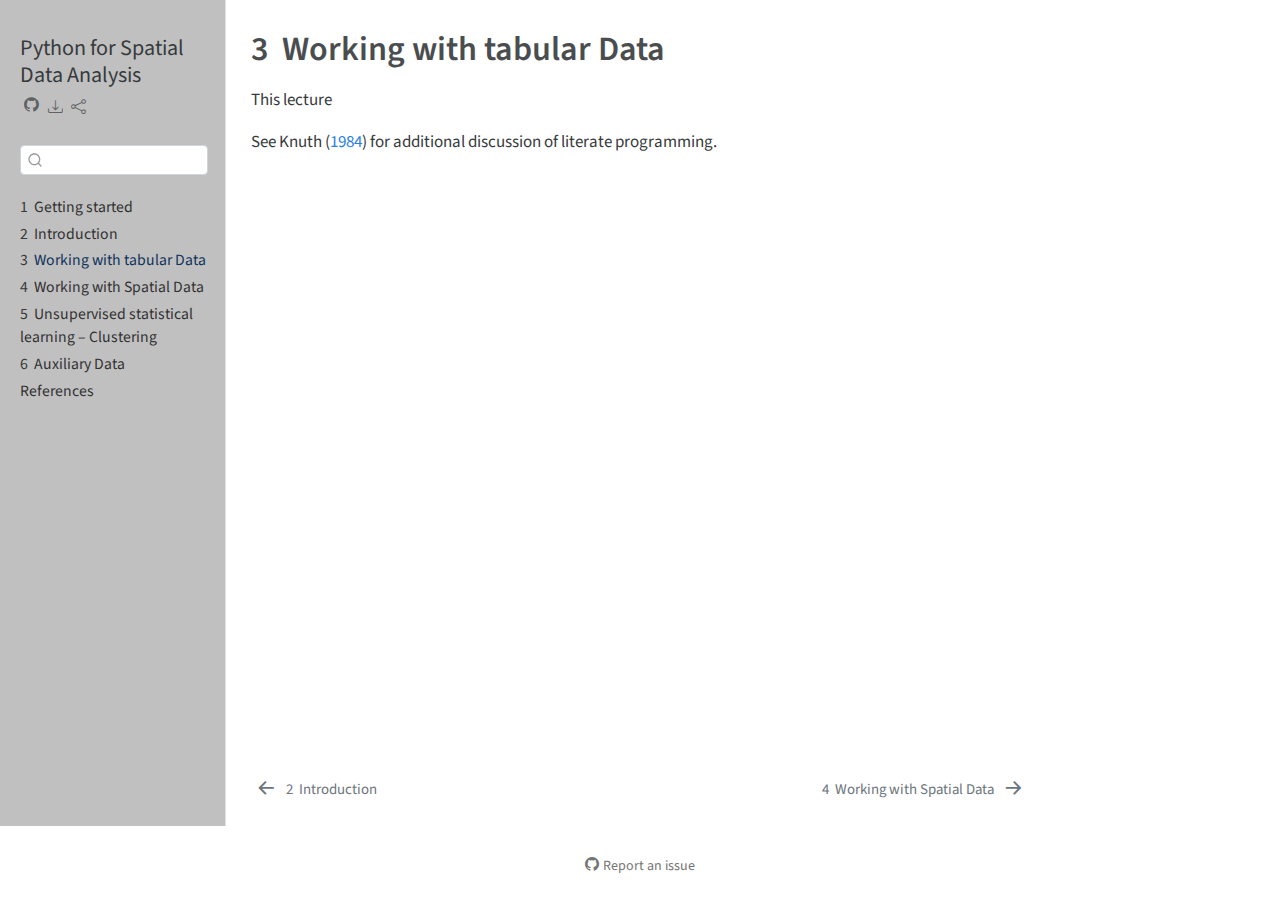
<file: working_tab_data.html>
<!DOCTYPE html>
<html xmlns="http://www.w3.org/1999/xhtml" lang="en" xml:lang="en"><head>

<meta charset="utf-8">
<meta name="generator" content="quarto-1.3.433">

<meta name="viewport" content="width=device-width, initial-scale=1.0, user-scalable=yes">


<title>Python for Spatial Data Analysis - 3&nbsp; Working with tabular Data</title>
<style>
code{white-space: pre-wrap;}
span.smallcaps{font-variant: small-caps;}
div.columns{display: flex; gap: min(4vw, 1.5em);}
div.column{flex: auto; overflow-x: auto;}
div.hanging-indent{margin-left: 1.5em; text-indent: -1.5em;}
ul.task-list{list-style: none;}
ul.task-list li input[type="checkbox"] {
  width: 0.8em;
  margin: 0 0.8em 0.2em -1em; /* quarto-specific, see https://github.com/quarto-dev/quarto-cli/issues/4556 */ 
  vertical-align: middle;
}
/* CSS for citations */
div.csl-bib-body { }
div.csl-entry {
  clear: both;
}
.hanging-indent div.csl-entry {
  margin-left:2em;
  text-indent:-2em;
}
div.csl-left-margin {
  min-width:2em;
  float:left;
}
div.csl-right-inline {
  margin-left:2em;
  padding-left:1em;
}
div.csl-indent {
  margin-left: 2em;
}</style>


<script src="site_libs/quarto-nav/quarto-nav.js"></script>
<script src="site_libs/quarto-nav/headroom.min.js"></script>
<script src="site_libs/clipboard/clipboard.min.js"></script>
<script src="site_libs/quarto-search/autocomplete.umd.js"></script>
<script src="site_libs/quarto-search/fuse.min.js"></script>
<script src="site_libs/quarto-search/quarto-search.js"></script>
<meta name="quarto:offset" content="./">
<link href="./working_spat_data.html" rel="next">
<link href="./intro.html" rel="prev">
<link href="./img/favico.ico" rel="icon">
<script src="site_libs/quarto-html/quarto.js"></script>
<script src="site_libs/quarto-html/popper.min.js"></script>
<script src="site_libs/quarto-html/tippy.umd.min.js"></script>
<script src="site_libs/quarto-html/anchor.min.js"></script>
<link href="site_libs/quarto-html/tippy.css" rel="stylesheet">
<link href="site_libs/quarto-html/quarto-syntax-highlighting.css" rel="stylesheet" id="quarto-text-highlighting-styles">
<script src="site_libs/bootstrap/bootstrap.min.js"></script>
<link href="site_libs/bootstrap/bootstrap-icons.css" rel="stylesheet">
<link href="site_libs/bootstrap/bootstrap.min.css" rel="stylesheet" id="quarto-bootstrap" data-mode="light">
<script id="quarto-search-options" type="application/json">{
  "location": "sidebar",
  "copy-button": false,
  "collapse-after": 3,
  "panel-placement": "start",
  "type": "textbox",
  "limit": 20,
  "language": {
    "search-no-results-text": "No results",
    "search-matching-documents-text": "matching documents",
    "search-copy-link-title": "Copy link to search",
    "search-hide-matches-text": "Hide additional matches",
    "search-more-match-text": "more match in this document",
    "search-more-matches-text": "more matches in this document",
    "search-clear-button-title": "Clear",
    "search-detached-cancel-button-title": "Cancel",
    "search-submit-button-title": "Submit",
    "search-label": "Search"
  }
}</script>


<meta name="twitter:title" content="Python for Spatial Data Analysis - 3&nbsp; Working with tabular Data">
<meta name="twitter:description" content="">
<meta name="twitter:card" content="summary">
</head>

<body class="nav-sidebar docked">

<div id="quarto-search-results"></div>
  <header id="quarto-header" class="headroom fixed-top">
  <nav class="quarto-secondary-nav">
    <div class="container-fluid d-flex">
      <button type="button" class="quarto-btn-toggle btn" data-bs-toggle="collapse" data-bs-target="#quarto-sidebar,#quarto-sidebar-glass" aria-controls="quarto-sidebar" aria-expanded="false" aria-label="Toggle sidebar navigation" onclick="if (window.quartoToggleHeadroom) { window.quartoToggleHeadroom(); }">
        <i class="bi bi-layout-text-sidebar-reverse"></i>
      </button>
      <nav class="quarto-page-breadcrumbs" aria-label="breadcrumb"><ol class="breadcrumb"><li class="breadcrumb-item"><a href="./working_tab_data.html"><span class="chapter-number">3</span>&nbsp; <span class="chapter-title">Working with tabular Data</span></a></li></ol></nav>
      <a class="flex-grow-1" role="button" data-bs-toggle="collapse" data-bs-target="#quarto-sidebar,#quarto-sidebar-glass" aria-controls="quarto-sidebar" aria-expanded="false" aria-label="Toggle sidebar navigation" onclick="if (window.quartoToggleHeadroom) { window.quartoToggleHeadroom(); }">      
      </a>
      <button type="button" class="btn quarto-search-button" aria-label="" onclick="window.quartoOpenSearch();">
        <i class="bi bi-search"></i>
      </button>
    </div>
  </nav>
</header>
<!-- content -->
<div id="quarto-content" class="quarto-container page-columns page-rows-contents page-layout-article">
<!-- sidebar -->
  <nav id="quarto-sidebar" class="sidebar collapse collapse-horizontal sidebar-navigation docked overflow-auto">
    <div class="pt-lg-2 mt-2 text-left sidebar-header">
    <div class="sidebar-title mb-0 py-0">
      <a href="./">Python for Spatial Data Analysis</a> 
        <div class="sidebar-tools-main tools-wide">
    <a href="https://github.com/mfbenitezp/PY4SA" rel="" title="Source Code" class="quarto-navigation-tool px-1" aria-label="Source Code"><i class="bi bi-github"></i></a>
    <div class="dropdown">
      <a href="" title="Download" id="quarto-navigation-tool-dropdown-0" class="quarto-navigation-tool dropdown-toggle px-1" data-bs-toggle="dropdown" aria-expanded="false" aria-label="Download"><i class="bi bi-download"></i></a>
      <ul class="dropdown-menu" aria-labelledby="quarto-navigation-tool-dropdown-0">
          <li>
            <a class="dropdown-item sidebar-tools-main-item" href="./Python-for-Spatial-Data-Analysis.pdf">
              <i class="bi bi-bi-file-pdf pe-1"></i>
            Download PDF
            </a>
          </li>
          <li>
            <a class="dropdown-item sidebar-tools-main-item" href="./Python-for-Spatial-Data-Analysis.epub">
              <i class="bi bi-bi-journal pe-1"></i>
            Download ePub
            </a>
          </li>
      </ul>
    </div>
    <div class="dropdown">
      <a href="" title="Share" id="quarto-navigation-tool-dropdown-1" class="quarto-navigation-tool dropdown-toggle px-1" data-bs-toggle="dropdown" aria-expanded="false" aria-label="Share"><i class="bi bi-share"></i></a>
      <ul class="dropdown-menu" aria-labelledby="quarto-navigation-tool-dropdown-1">
          <li>
            <a class="dropdown-item sidebar-tools-main-item" href="https://twitter.com/intent/tweet?url=|url|">
              <i class="bi bi-bi-twitter pe-1"></i>
            Twitter
            </a>
          </li>
          <li>
            <a class="dropdown-item sidebar-tools-main-item" href="https://www.linkedin.com/sharing/share-offsite/?url=|url|">
              <i class="bi bi-bi-linkedin pe-1"></i>
            LinkedIn
            </a>
          </li>
      </ul>
    </div>
</div>
    </div>
      </div>
        <div class="mt-2 flex-shrink-0 align-items-center">
        <div class="sidebar-search">
        <div id="quarto-search" class="" title="Search"></div>
        </div>
        </div>
    <div class="sidebar-menu-container"> 
    <ul class="list-unstyled mt-1">
        <li class="sidebar-item">
  <div class="sidebar-item-container"> 
  <a href="./index.html" class="sidebar-item-text sidebar-link">
 <span class="menu-text"><span class="chapter-number">1</span>&nbsp; <span class="chapter-title">Getting started</span></span></a>
  </div>
</li>
        <li class="sidebar-item">
  <div class="sidebar-item-container"> 
  <a href="./intro.html" class="sidebar-item-text sidebar-link">
 <span class="menu-text"><span class="chapter-number">2</span>&nbsp; <span class="chapter-title">Introduction</span></span></a>
  </div>
</li>
        <li class="sidebar-item">
  <div class="sidebar-item-container"> 
  <a href="./working_tab_data.html" class="sidebar-item-text sidebar-link active">
 <span class="menu-text"><span class="chapter-number">3</span>&nbsp; <span class="chapter-title">Working with tabular Data</span></span></a>
  </div>
</li>
        <li class="sidebar-item">
  <div class="sidebar-item-container"> 
  <a href="./working_spat_data.html" class="sidebar-item-text sidebar-link">
 <span class="menu-text"><span class="chapter-number">4</span>&nbsp; <span class="chapter-title">Working with Spatial Data</span></span></a>
  </div>
</li>
        <li class="sidebar-item">
  <div class="sidebar-item-container"> 
  <a href="./USL_Clustering.html" class="sidebar-item-text sidebar-link">
 <span class="menu-text"><span class="chapter-number">5</span>&nbsp; <span class="chapter-title">Unsupervised statistical learning – Clustering</span></span></a>
  </div>
</li>
        <li class="sidebar-item">
  <div class="sidebar-item-container"> 
  <a href="./auxillary_data.html" class="sidebar-item-text sidebar-link">
 <span class="menu-text"><span class="chapter-number">6</span>&nbsp; <span class="chapter-title">Auxiliary Data</span></span></a>
  </div>
</li>
        <li class="sidebar-item">
  <div class="sidebar-item-container"> 
  <a href="./references.html" class="sidebar-item-text sidebar-link">
 <span class="menu-text">References</span></a>
  </div>
</li>
    </ul>
    </div>
</nav>
<div id="quarto-sidebar-glass" data-bs-toggle="collapse" data-bs-target="#quarto-sidebar,#quarto-sidebar-glass"></div>
<!-- margin-sidebar -->
    <div id="quarto-margin-sidebar" class="sidebar margin-sidebar">
        
    </div>
<!-- main -->
<main class="content" id="quarto-document-content">

<header id="title-block-header" class="quarto-title-block default">
<div class="quarto-title">
<h1 class="title"><span class="chapter-number">3</span>&nbsp; <span class="chapter-title">Working with tabular Data</span></h1>
</div>



<div class="quarto-title-meta">

    
  
    
  </div>
  

</header>

<p>This lecture</p>
<p>See <span class="citation" data-cites="knuth84">Knuth (<a href="references.html#ref-knuth84" role="doc-biblioref">1984</a>)</span> for additional discussion of literate programming.</p>


<div id="refs" class="references csl-bib-body hanging-indent" role="list" style="display: none">
<div id="ref-knuth84" class="csl-entry" role="listitem">
Knuth, Donald E. 1984. <span>“Literate Programming.”</span> <em>Comput. J.</em> 27 (2): 97–111. <a href="https://doi.org/10.1093/comjnl/27.2.97">https://doi.org/10.1093/comjnl/27.2.97</a>.
</div>
</div>

</main> <!-- /main -->
<script id="quarto-html-after-body" type="application/javascript">
window.document.addEventListener("DOMContentLoaded", function (event) {
  const toggleBodyColorMode = (bsSheetEl) => {
    const mode = bsSheetEl.getAttribute("data-mode");
    const bodyEl = window.document.querySelector("body");
    if (mode === "dark") {
      bodyEl.classList.add("quarto-dark");
      bodyEl.classList.remove("quarto-light");
    } else {
      bodyEl.classList.add("quarto-light");
      bodyEl.classList.remove("quarto-dark");
    }
  }
  const toggleBodyColorPrimary = () => {
    const bsSheetEl = window.document.querySelector("link#quarto-bootstrap");
    if (bsSheetEl) {
      toggleBodyColorMode(bsSheetEl);
    }
  }
  toggleBodyColorPrimary();  
  const icon = "";
  const anchorJS = new window.AnchorJS();
  anchorJS.options = {
    placement: 'right',
    icon: icon
  };
  anchorJS.add('.anchored');
  const isCodeAnnotation = (el) => {
    for (const clz of el.classList) {
      if (clz.startsWith('code-annotation-')) {                     
        return true;
      }
    }
    return false;
  }
  const clipboard = new window.ClipboardJS('.code-copy-button', {
    text: function(trigger) {
      const codeEl = trigger.previousElementSibling.cloneNode(true);
      for (const childEl of codeEl.children) {
        if (isCodeAnnotation(childEl)) {
          childEl.remove();
        }
      }
      return codeEl.innerText;
    }
  });
  clipboard.on('success', function(e) {
    // button target
    const button = e.trigger;
    // don't keep focus
    button.blur();
    // flash "checked"
    button.classList.add('code-copy-button-checked');
    var currentTitle = button.getAttribute("title");
    button.setAttribute("title", "Copied!");
    let tooltip;
    if (window.bootstrap) {
      button.setAttribute("data-bs-toggle", "tooltip");
      button.setAttribute("data-bs-placement", "left");
      button.setAttribute("data-bs-title", "Copied!");
      tooltip = new bootstrap.Tooltip(button, 
        { trigger: "manual", 
          customClass: "code-copy-button-tooltip",
          offset: [0, -8]});
      tooltip.show();    
    }
    setTimeout(function() {
      if (tooltip) {
        tooltip.hide();
        button.removeAttribute("data-bs-title");
        button.removeAttribute("data-bs-toggle");
        button.removeAttribute("data-bs-placement");
      }
      button.setAttribute("title", currentTitle);
      button.classList.remove('code-copy-button-checked');
    }, 1000);
    // clear code selection
    e.clearSelection();
  });
  function tippyHover(el, contentFn) {
    const config = {
      allowHTML: true,
      content: contentFn,
      maxWidth: 500,
      delay: 100,
      arrow: false,
      appendTo: function(el) {
          return el.parentElement;
      },
      interactive: true,
      interactiveBorder: 10,
      theme: 'quarto',
      placement: 'bottom-start'
    };
    window.tippy(el, config); 
  }
  const noterefs = window.document.querySelectorAll('a[role="doc-noteref"]');
  for (var i=0; i<noterefs.length; i++) {
    const ref = noterefs[i];
    tippyHover(ref, function() {
      // use id or data attribute instead here
      let href = ref.getAttribute('data-footnote-href') || ref.getAttribute('href');
      try { href = new URL(href).hash; } catch {}
      const id = href.replace(/^#\/?/, "");
      const note = window.document.getElementById(id);
      return note.innerHTML;
    });
  }
      let selectedAnnoteEl;
      const selectorForAnnotation = ( cell, annotation) => {
        let cellAttr = 'data-code-cell="' + cell + '"';
        let lineAttr = 'data-code-annotation="' +  annotation + '"';
        const selector = 'span[' + cellAttr + '][' + lineAttr + ']';
        return selector;
      }
      const selectCodeLines = (annoteEl) => {
        const doc = window.document;
        const targetCell = annoteEl.getAttribute("data-target-cell");
        const targetAnnotation = annoteEl.getAttribute("data-target-annotation");
        const annoteSpan = window.document.querySelector(selectorForAnnotation(targetCell, targetAnnotation));
        const lines = annoteSpan.getAttribute("data-code-lines").split(",");
        const lineIds = lines.map((line) => {
          return targetCell + "-" + line;
        })
        let top = null;
        let height = null;
        let parent = null;
        if (lineIds.length > 0) {
            //compute the position of the single el (top and bottom and make a div)
            const el = window.document.getElementById(lineIds[0]);
            top = el.offsetTop;
            height = el.offsetHeight;
            parent = el.parentElement.parentElement;
          if (lineIds.length > 1) {
            const lastEl = window.document.getElementById(lineIds[lineIds.length - 1]);
            const bottom = lastEl.offsetTop + lastEl.offsetHeight;
            height = bottom - top;
          }
          if (top !== null && height !== null && parent !== null) {
            // cook up a div (if necessary) and position it 
            let div = window.document.getElementById("code-annotation-line-highlight");
            if (div === null) {
              div = window.document.createElement("div");
              div.setAttribute("id", "code-annotation-line-highlight");
              div.style.position = 'absolute';
              parent.appendChild(div);
            }
            div.style.top = top - 2 + "px";
            div.style.height = height + 4 + "px";
            let gutterDiv = window.document.getElementById("code-annotation-line-highlight-gutter");
            if (gutterDiv === null) {
              gutterDiv = window.document.createElement("div");
              gutterDiv.setAttribute("id", "code-annotation-line-highlight-gutter");
              gutterDiv.style.position = 'absolute';
              const codeCell = window.document.getElementById(targetCell);
              const gutter = codeCell.querySelector('.code-annotation-gutter');
              gutter.appendChild(gutterDiv);
            }
            gutterDiv.style.top = top - 2 + "px";
            gutterDiv.style.height = height + 4 + "px";
          }
          selectedAnnoteEl = annoteEl;
        }
      };
      const unselectCodeLines = () => {
        const elementsIds = ["code-annotation-line-highlight", "code-annotation-line-highlight-gutter"];
        elementsIds.forEach((elId) => {
          const div = window.document.getElementById(elId);
          if (div) {
            div.remove();
          }
        });
        selectedAnnoteEl = undefined;
      };
      // Attach click handler to the DT
      const annoteDls = window.document.querySelectorAll('dt[data-target-cell]');
      for (const annoteDlNode of annoteDls) {
        annoteDlNode.addEventListener('click', (event) => {
          const clickedEl = event.target;
          if (clickedEl !== selectedAnnoteEl) {
            unselectCodeLines();
            const activeEl = window.document.querySelector('dt[data-target-cell].code-annotation-active');
            if (activeEl) {
              activeEl.classList.remove('code-annotation-active');
            }
            selectCodeLines(clickedEl);
            clickedEl.classList.add('code-annotation-active');
          } else {
            // Unselect the line
            unselectCodeLines();
            clickedEl.classList.remove('code-annotation-active');
          }
        });
      }
  const findCites = (el) => {
    const parentEl = el.parentElement;
    if (parentEl) {
      const cites = parentEl.dataset.cites;
      if (cites) {
        return {
          el,
          cites: cites.split(' ')
        };
      } else {
        return findCites(el.parentElement)
      }
    } else {
      return undefined;
    }
  };
  var bibliorefs = window.document.querySelectorAll('a[role="doc-biblioref"]');
  for (var i=0; i<bibliorefs.length; i++) {
    const ref = bibliorefs[i];
    const citeInfo = findCites(ref);
    if (citeInfo) {
      tippyHover(citeInfo.el, function() {
        var popup = window.document.createElement('div');
        citeInfo.cites.forEach(function(cite) {
          var citeDiv = window.document.createElement('div');
          citeDiv.classList.add('hanging-indent');
          citeDiv.classList.add('csl-entry');
          var biblioDiv = window.document.getElementById('ref-' + cite);
          if (biblioDiv) {
            citeDiv.innerHTML = biblioDiv.innerHTML;
          }
          popup.appendChild(citeDiv);
        });
        return popup.innerHTML;
      });
    }
  }
});
</script>
<nav class="page-navigation">
  <div class="nav-page nav-page-previous">
      <a href="./intro.html" class="pagination-link">
        <i class="bi bi-arrow-left-short"></i> <span class="nav-page-text"><span class="chapter-number">2</span>&nbsp; <span class="chapter-title">Introduction</span></span>
      </a>          
  </div>
  <div class="nav-page nav-page-next">
      <a href="./working_spat_data.html" class="pagination-link">
        <span class="nav-page-text"><span class="chapter-number">4</span>&nbsp; <span class="chapter-title">Working with Spatial Data</span></span> <i class="bi bi-arrow-right-short"></i>
      </a>
  </div>
</nav>
</div> <!-- /content -->



<footer class="footer"><div class="nav-footer"><div class="nav-footer-center"><div class="toc-actions"><div><i class="bi bi-github"></i></div><div class="action-links"><p><a href="https://github.com/mfbenitezp/PY4SA/issues/new" class="toc-action">Report an issue</a></p></div></div></div></div></footer></body></html>
</file>
<file: site_libs/quarto-html/tippy.css>
.tippy-box[data-animation=fade][data-state=hidden]{opacity:0}[data-tippy-root]{max-width:calc(100vw - 10px)}.tippy-box{position:relative;background-color:#333;color:#fff;border-radius:4px;font-size:14px;line-height:1.4;white-space:normal;outline:0;transition-property:transform,visibility,opacity}.tippy-box[data-placement^=top]>.tippy-arrow{bottom:0}.tippy-box[data-placement^=top]>.tippy-arrow:before{bottom:-7px;left:0;border-width:8px 8px 0;border-top-color:initial;transform-origin:center top}.tippy-box[data-placement^=bottom]>.tippy-arrow{top:0}.tippy-box[data-placement^=bottom]>.tippy-arrow:before{top:-7px;left:0;border-width:0 8px 8px;border-bottom-color:initial;transform-origin:center bottom}.tippy-box[data-placement^=left]>.tippy-arrow{right:0}.tippy-box[data-placement^=left]>.tippy-arrow:before{border-width:8px 0 8px 8px;border-left-color:initial;right:-7px;transform-origin:center left}.tippy-box[data-placement^=right]>.tippy-arrow{left:0}.tippy-box[data-placement^=right]>.tippy-arrow:before{left:-7px;border-width:8px 8px 8px 0;border-right-color:initial;transform-origin:center right}.tippy-box[data-inertia][data-state=visible]{transition-timing-function:cubic-bezier(.54,1.5,.38,1.11)}.tippy-arrow{width:16px;height:16px;color:#333}.tippy-arrow:before{content:"";position:absolute;border-color:transparent;border-style:solid}.tippy-content{position:relative;padding:5px 9px;z-index:1}
</file>
<file: site_libs/quarto-html/quarto-syntax-highlighting.css>
/* quarto syntax highlight colors */
:root {
  --quarto-hl-ot-color: #007020;
  --quarto-hl-at-color: #7d9029;
  --quarto-hl-ss-color: #bb6688;
  --quarto-hl-an-color: #60a0b0;
  --quarto-hl-fu-color: #06287e;
  --quarto-hl-st-color: #4070a0;
  --quarto-hl-cf-color: #007020;
  --quarto-hl-op-color: #666666;
  --quarto-hl-er-color: #ff0000;
  --quarto-hl-bn-color: #40a070;
  --quarto-hl-al-color: #ff0000;
  --quarto-hl-va-color: #19177c;
  --quarto-hl-bu-color: #008000;
  --quarto-hl-ex-color: inherit;
  --quarto-hl-pp-color: #bc7a00;
  --quarto-hl-in-color: #60a0b0;
  --quarto-hl-vs-color: #4070a0;
  --quarto-hl-wa-color: #60a0b0;
  --quarto-hl-do-color: #ba2121;
  --quarto-hl-im-color: #008000;
  --quarto-hl-ch-color: #4070a0;
  --quarto-hl-dt-color: #902000;
  --quarto-hl-fl-color: #40a070;
  --quarto-hl-co-color: #60a0b0;
  --quarto-hl-cv-color: #60a0b0;
  --quarto-hl-cn-color: #880000;
  --quarto-hl-sc-color: #4070a0;
  --quarto-hl-dv-color: #40a070;
  --quarto-hl-kw-color: #007020;
}

/* other quarto variables */
:root {
  --quarto-font-monospace: SFMono-Regular, Menlo, Monaco, Consolas, "Liberation Mono", "Courier New", monospace;
}

pre > code.sourceCode > span {
  color: #007020;
  font-style: inherit;
}

code span {
  color: #007020;
  font-style: inherit;
}

code.sourceCode > span {
  color: #007020;
  font-style: inherit;
}

div.sourceCode,
div.sourceCode pre.sourceCode {
  color: #007020;
  font-style: inherit;
}

code span.ot {
  color: #007020;
  font-style: inherit;
}

code span.at {
  color: #7d9029;
  font-style: inherit;
}

code span.ss {
  color: #bb6688;
  font-style: inherit;
}

code span.an {
  color: #60a0b0;
  font-weight: bold;
  font-style: italic;
}

code span.fu {
  color: #06287e;
  font-style: inherit;
}

code span.st {
  color: #4070a0;
  font-style: inherit;
}

code span.cf {
  color: #007020;
  font-weight: bold;
  font-style: inherit;
}

code span.op {
  color: #666666;
  font-style: inherit;
}

code span.er {
  color: #ff0000;
  font-weight: bold;
  font-style: inherit;
}

code span.bn {
  color: #40a070;
  font-style: inherit;
}

code span.al {
  color: #ff0000;
  font-weight: bold;
  font-style: inherit;
}

code span.va {
  color: #19177c;
  font-style: inherit;
}

code span.bu {
  color: #008000;
  font-style: inherit;
}

code span.ex {
  font-style: inherit;
}

code span.pp {
  color: #bc7a00;
  font-style: inherit;
}

code span.in {
  color: #60a0b0;
  font-weight: bold;
  font-style: italic;
}

code span.vs {
  color: #4070a0;
  font-style: inherit;
}

code span.wa {
  color: #60a0b0;
  font-weight: bold;
  font-style: italic;
}

code span.do {
  color: #ba2121;
  font-style: italic;
}

code span.im {
  color: #008000;
  font-weight: bold;
  font-style: inherit;
}

code span.ch {
  color: #4070a0;
  font-style: inherit;
}

code span.dt {
  color: #902000;
  font-style: inherit;
}

code span.fl {
  color: #40a070;
  font-style: inherit;
}

code span.co {
  color: #60a0b0;
  font-style: italic;
}

code span.cv {
  color: #60a0b0;
  font-weight: bold;
  font-style: italic;
}

code span.cn {
  color: #880000;
  font-style: inherit;
}

code span.sc {
  color: #4070a0;
  font-style: inherit;
}

code span.dv {
  color: #40a070;
  font-style: inherit;
}

code span.kw {
  color: #007020;
  font-weight: bold;
  font-style: inherit;
}

.prevent-inlining {
  content: "</";
}

/*# sourceMappingURL=debc5d5d77c3f9108843748ff7464032.css.map */
</file>
